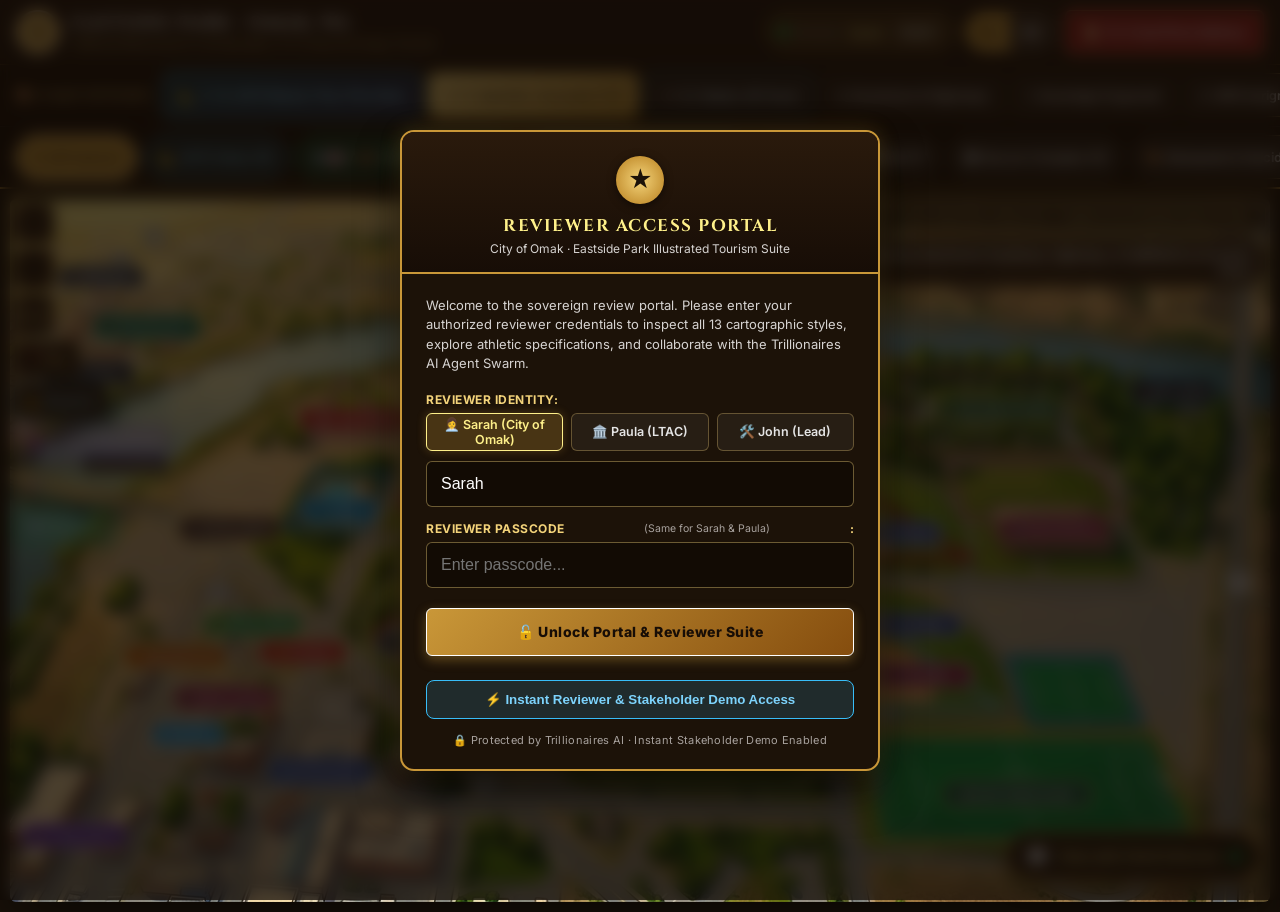
<file: index.html>
<!DOCTYPE html>
<html lang="en">
<head>
  <meta charset="UTF-8">
  <meta name="viewport" content="width=device-width, initial-scale=1.0, maximum-scale=1.0, user-scalable=no">
  <title>Eastside Park &amp; Omak Heritage Map · City of Omak</title>
  <meta name="description" content="Official illustrated cartography and living heritage portal for Eastside Park, Omak, Washington. Explores athletic ballfields, the Suicide Race course, and park namesakes.">
  
  <!-- Google Fonts: Vintage Engraved Serif & Clean UI Sans -->
  <link rel="preconnect" href="https://fonts.googleapis.com">
  <link rel="preconnect" href="https://fonts.gstatic.com" crossorigin>
  <link href="https://fonts.googleapis.com/css2?family=Cinzel:wght@500;700;900&family=Inter:wght@400;500;600;700&family=Playfair+Display:ital,wght@0,600;1,400&display=swap" rel="stylesheet">
  
  <link rel="stylesheet" href="style.css">
</head>
<body>
  <!-- Header Bar: Vintage Western Engraved Luxury -->
  <header id="masthead">
    <div class="header-inner">
      <div class="logo-group">
        <div class="crest-mark">
          <span>★</span>
        </div>
        <div>
          <h1 id="app-title">EASTSIDE PARK · OMAK, WA</h1>
          <p class="subtitle" id="app-subtitle">Official Illustrated Cartography &amp; Living Heritage Portal</p>
        </div>
      </div>

      <div class="nav-controls">
        <div class="reviewer-badge-chip" id="header-reviewer-badge" title="Active Reviewer Session">
          <span class="badge-status-dot"></span>
          <span class="badge-role">Reviewer:</span>
          <span class="badge-name" id="header-reviewer-name">Sarah</span>
          <button type="button" id="btn-switch-reviewer" class="switch-reviewer-btn" title="Switch Reviewer">Switch</button>
        </div>

        <div class="lang-switch" role="radiogroup" aria-label="Language Selector">
          <button class="lang-btn active" data-lang="en" id="btn-lang-en">EN</button>
          <button class="lang-btn" data-lang="es" id="btn-lang-es">ES</button>
        </div>

        <a href="trifold_brochure.html" target="_blank" class="action-btn print-btn" id="btn-open-trifold" title="Printable Tri-Fold Brochure Layout">
          📜 <span class="btn-text">Tri-Fold Print Edition</span>
        </a>
      </div>
    </div>

    <!-- Map Style Options Switcher Ribbon (13 High-End Designs) -->
    <div class="map-switcher-strip" role="radiogroup" aria-label="Select Cartographic Map Style">
      <span class="switcher-label">🎨 13 Map Options:</span>
      <button class="map-style-btn" data-map-id="13" id="btn-style-13" style="border-color: #38bdf8; background: linear-gradient(135deg, rgba(14, 165, 233, 0.3), rgba(30, 58, 138, 0.45)); color: #7dd3fc; font-weight: 800; box-shadow: 0 0 12px rgba(56, 189, 248, 0.35);">📐 ★ 13. 2075 Master Plan (Flat Mat)</button>
      <button class="map-style-btn active" data-map-id="11" style="border-color: #fef08a; font-weight: 800;">★ 11. Satellite-Accurate (1:1)</button>
      <button class="map-style-btn" data-map-id="12" style="border-color: #38bdf8; color: #bae6fd; font-weight: 700;">🎮 12. Roblox 3D Voxel</button>
      <button class="map-style-btn" data-map-id="3">3. Downtown &amp; Highways</button>
      <button class="map-style-btn" data-map-id="1">1. Sovereign Engraved</button>
      <button class="map-style-btn" data-map-id="2">2. WPA Serigraph</button>
      <button class="map-style-btn" data-map-id="7">7. James Niehues Trail Map</button>
      <button class="map-style-btn" data-map-id="8">8. Colville Tribal Heritage</button>
      <button class="map-style-btn" data-map-id="9">9. 1950s Road Trip Guide</button>
      <button class="map-style-btn" data-map-id="4">4. Sunset Twilight Glow</button>
      <button class="map-style-btn" data-map-id="5">5. Frontier Tooled Leather</button>
      <button class="map-style-btn" data-map-id="6">6. 1890s Panoramic Litho</button>
      <button class="map-style-btn" data-map-id="10">10. Architectural Blueprint</button>
    </div>

    <!-- Category Filter Ribbon -->
    <div class="filter-strip" role="toolbar" aria-label="Filter Park Features">
      <button class="filter-chip active" data-filter="all">★ All Features</button>
      <button class="filter-chip highlight-chip" data-filter="future-2075" style="border-color: #38bdf8; color: #7dd3fc; background: rgba(56, 189, 248, 0.15);">📐 2075 Vision (6)</button>
      <button class="filter-chip highlight-chip" data-filter="seasons" id="btn-chip-seasons" style="border-color: #10b981; color: #a7f3d0; background: rgba(16, 185, 129, 0.2); font-weight: 700;">❄️🌸☀️🍂 4 Seasons of Omak</button>
      <button class="filter-chip highlight-chip" data-filter="downtown">🏢 Downtown &amp; Highways (10)</button>
      <button class="filter-chip" data-filter="ballfields">⚾ Ballfields &amp; Softball (7)</button>
      <button class="filter-chip" data-filter="soccer">⚽ Soccer Complex (4)</button>
      <button class="filter-chip" data-filter="stampede">🐎 Stampede &amp; Suicide Race</button>
      <button class="filter-chip" data-filter="rv-culture">🏕️ RV Park &amp; Pow Wow</button>
      <button class="filter-chip" data-filter="civic">🏛️ Civic Amenities</button>
      <button class="filter-chip" data-filter="history">📜 Omak Economic Story</button>
    </div>
  </header>

  <!-- Main Viewport Layout -->
  <main id="main-viewport">
    <!-- Map Canvas Wrapper -->
    <section id="map-container" aria-label="Interactive Map of Eastside Park">
      <div class="map-hud">
        <div class="zoom-controls">
          <button id="btn-zoom-in" aria-label="Zoom In">+</button>
          <button id="btn-zoom-out" aria-label="Zoom Out">−</button>
          <button id="btn-zoom-reset" aria-label="Reset View">Reset</button>
          <button id="btn-toggle-pins" class="btn-hud-tool" title="Toggle Hotspot Pins On/Off">📍 Pins</button>
          <button id="btn-flat-mat-print" class="btn-hud-tool" title="Print / Roll Out 2075 Tabletop Blueprint" style="border-color: #38bdf8; color: #7dd3fc; font-weight: 700;">📐 Blueprint</button>
          <button id="btn-toggle-uv" class="btn-hud-tool uv-hud-btn" title="Toggle 365nm UV Blacklight Overhead Fixture" style="border-color: #a855f7; color: #d8b4fe; font-weight: 700; background: rgba(168, 85, 247, 0.15);">🟣 UV Blacklight [OFF]</button>
          <button id="btn-open-ad-deck" class="btn-hud-tool ad-hud-btn" title="View Commercial Advertising &amp; Sponsorship Deck" style="border-color: #eab308; color: #fef08a; font-weight: 700; background: rgba(234, 179, 8, 0.15);">📢 Ad Deck &amp; Rate Card</button>
          <button id="btn-open-seasons" class="btn-hud-tool seasons-hud-btn" title="4-Season Operations Matrix &amp; Year-Round Community Uses" style="border-color: #10b981; color: #6ee7b7; font-weight: 800; background: rgba(16, 185, 129, 0.2); box-shadow: 0 0 10px rgba(16, 185, 129, 0.3);">❄️ 4 Seasons</button>
        </div>
        <div class="hud-center-info">
          <div class="active-style-badge" id="active-style-badge">
            <span class="style-num">STYLE 11</span>
            <span class="style-title" id="style-title-text">Satellite-Accurate Master Survey (1:1 Match)</span>
          </div>
          <div class="hint-banner" id="map-hint">
            <span>👆 Tap any downtown business, highway, or ballfield to reveal its story</span>
          </div>
        </div>
      </div>

      <!-- Overhead Industrial 365nm Blacklight Lamp Fixture -->
      <div id="uv-overhead-fixture" class="uv-lamp-off">
        <div class="lamp-mount left"></div>
        <div class="lamp-chassis">
          <div class="lamp-tube-glow"></div>
          <div class="lamp-tube"></div>
          <div class="lamp-spec-badge">⚡ SYLVANIA 365nm HIGH-OUTPUT INDUSTRIAL UV FLUORESCENT FIXTURE · MODEL AGY-UV-75</div>
        </div>
        <div class="lamp-mount right"></div>
        <button id="btn-lamp-switch" class="lamp-pull-switch" title="Toggle 365nm UV Blacklight Overhead Lamp">
          <span class="switch-pull-cord"></span>
          <span class="switch-label">BLACKLIGHT [OFF]</span>
        </button>
      </div>

      <div id="svg-viewport-wrapper">
        <!-- Embedded High-Resolution Master Illustrated Artwork with Interactive Vector Layer -->
        <div id="svg-host">
          <svg viewBox="0 0 1376 768" width="1376" height="768" id="master-interactive-canvas">
            <!-- Master Illustrated Artwork (Swappable across 11 Options) -->
            <image id="master-map-image" href="public/map_option_11.jpg" x="0" y="0" width="1376" height="768" preserveAspectRatio="xMidYMid slice" />
            
            <!-- Interactive Pulse Pins & Hotspot Layer (1:1 Satellite Ground-Truth Alignment) -->
            <g id="interactive-overlay-pins">
              <!-- =================================================== -->
              <!-- EASTSIDE PARK ATHLETIC DIAMONDS & RECREATION       -->
              <!-- =================================================== -->

              <!-- 1. Joe Robbins Field (Northwest Riverbank, Pink Triangle) -->
              <g id="field-joe-robbins" class="map-pin" transform="translate(380, 240)">
                <rect x="-65" y="-13" width="130" height="26" rx="13" fill="#b91c1c" stroke="#ffffff" stroke-width="2" />
                <text x="0" y="4" text-anchor="middle" font-family="'Inter', sans-serif" font-size="9.5" font-weight="bold" fill="#ffffff">⚾ 1. JOE ROBBINS</text>
              </g>

              <!-- Omak Municipal Swimming Pool (Directly South of Joe Robbins, Blue Rectangle) -->
              <g id="omak-pool" class="map-pin" transform="translate(360, 340)">
                <rect x="-42" y="-13" width="84" height="26" rx="13" fill="#0284c7" stroke="#ffffff" stroke-width="2" />
                <text x="0" y="4" text-anchor="middle" font-family="'Inter', sans-serif" font-size="9.5" font-weight="bold" fill="#ffffff">🏊 POOL</text>
              </g>

              <!-- 2. John Pock Field (Across from the Pool in Center-West Green) -->
              <g id="field-john-pock" class="map-pin" transform="translate(485, 330)">
                <rect x="-60" y="-13" width="120" height="26" rx="13" fill="#b91c1c" stroke="#ffffff" stroke-width="2" />
                <text x="0" y="4" text-anchor="middle" font-family="'Inter', sans-serif" font-size="9.5" font-weight="bold" fill="#ffffff">⚾ 2. JOHN POCK</text>
              </g>

              <!-- Tennis & Pickleball Courts (South of Pool, Yellow Square) -->
              <g id="tennis-courts" class="map-pin" transform="translate(485, 430)">
                <rect x="-56" y="-13" width="112" height="26" rx="13" fill="#ca8a04" stroke="#ffffff" stroke-width="2" />
                <text x="0" y="4" text-anchor="middle" font-family="'Inter', sans-serif" font-size="9" font-weight="bold" fill="#ffffff">🎾 TENNIS COURTS</text>
              </g>

              <!-- Skate Park (Directly South of Tennis Courts, Red Oval) -->
              <g id="skate-park" class="map-pin" transform="translate(450, 485)">
                <rect x="-48" y="-13" width="96" height="26" rx="13" fill="#334155" stroke="#ffffff" stroke-width="2" />
                <text x="0" y="4" text-anchor="middle" font-family="'Inter', sans-serif" font-size="9" font-weight="bold" fill="#ffffff">🛹 SKATE PARK</text>
              </g>

              <!-- Omak Stampede Rodeo Arena (North Riverbank, Purple Polygon) -->
              <g id="stampede-arena" class="map-pin" transform="translate(740, 215)">
                <rect x="-72" y="-14" width="144" height="28" rx="14" fill="#7f1d1d" stroke="#f3d37a" stroke-width="2.5" />
                <text x="0" y="4" text-anchor="middle" font-family="'Inter', sans-serif" font-size="10" font-weight="bold" fill="#ffffff">🐎 STAMPEDE ARENA</text>
              </g>

              <!-- Suicide Hill Race Course & Plunge (Across River, North Bluff) -->
              <g id="hotspot-suicide-hill" class="map-pin" transform="translate(730, 95)">
                <rect x="-68" y="-13" width="136" height="26" rx="13" fill="#991b1b" stroke="#f3d37a" stroke-width="2" />
                <text x="0" y="4" text-anchor="middle" font-family="'Inter', sans-serif" font-size="9.5" font-weight="bold" fill="#ffffff">🏁 SUICIDE HILL RACE</text>
              </g>

              <!-- Carl Precht Memorial RV Park (Northeast River Loop, Brown Rectangle) -->
              <g id="rv-carl-precht" class="map-pin" transform="translate(1080, 230)">
                <rect x="-68" y="-13" width="136" height="26" rx="13" fill="#14532d" stroke="#f3d37a" stroke-width="2" />
                <text x="0" y="4" text-anchor="middle" font-family="'Inter', sans-serif" font-size="9" font-weight="bold" fill="#ffffff">🏕️ CARL PRECHT RV PARK</text>
              </g>

              <!-- Colville Encampment & Pow Wow Grounds (River Grove) -->
              <g id="colville-powwow" class="map-pin" transform="translate(900, 235)">
                <rect x="-56" y="-13" width="112" height="26" rx="13" fill="#78350f" stroke="#f3d37a" stroke-width="2" />
                <text x="0" y="4" text-anchor="middle" font-family="'Inter', sans-serif" font-size="9" font-weight="bold" fill="#ffffff">🪶 POW WOW ARBOR</text>
              </g>

              <!-- Historic Dance Pavilion (Southeast of RV Park, Pink Rectangle) -->
              <g id="dance-pavilion" class="map-pin" transform="translate(1140, 360)">
                <rect x="-60" y="-13" width="120" height="26" rx="13" fill="#831843" stroke="#f3d37a" stroke-width="2" />
                <text x="0" y="4" text-anchor="middle" font-family="'Inter', sans-serif" font-size="9.5" font-weight="bold" fill="#ffffff">🏛️ DANCE PAVILION</text>
              </g>

              <!-- 3. Ross McCormick Field (West of Pavilion, High School Varsity, Red Triangle) -->
              <g id="field-ross-mccormick" class="map-pin" transform="translate(950, 365)">
                <rect x="-68" y="-13" width="136" height="26" rx="13" fill="#1e3a8a" stroke="#ffffff" stroke-width="2" />
                <text x="0" y="4" text-anchor="middle" font-family="'Inter', sans-serif" font-size="9.5" font-weight="bold" fill="#ffffff">⚾ 3. ROSS McCORMICK</text>
              </g>

              <!-- 4. Jack Rowe Field (Tournament Multi-Use Diamond) -->
              <g id="field-jack-rowe" class="map-pin" transform="translate(980, 465)">
                <rect x="-60" y="-13" width="120" height="26" rx="13" fill="#1e3a8a" stroke="#ffffff" stroke-width="2" />
                <text x="0" y="4" text-anchor="middle" font-family="'Inter', sans-serif" font-size="9" font-weight="bold" fill="#ffffff">⚾ 4. JACK ROWE</text>
              </g>

              <!-- 5. Shirley Bowden Field (Fastpitch Softball, Orange Triangle) -->
              <g id="field-shirley-bowden" class="map-pin" transform="translate(790, 490)">
                <rect x="-65" y="-13" width="130" height="26" rx="13" fill="#831843" stroke="#ffffff" stroke-width="2" />
                <text x="0" y="4" text-anchor="middle" font-family="'Inter', sans-serif" font-size="9.5" font-weight="bold" fill="#ffffff">🥎 5. SHIRLEY BOWDEN</text>
              </g>

              <!-- 6. Stephanie Buchanon Field (Varsity Softball, Light Blue Triangle) -->
              <g id="field-stephanie-buchanon" class="map-pin" transform="translate(980, 520)">
                <rect x="-72" y="-13" width="144" height="26" rx="13" fill="#831843" stroke="#ffffff" stroke-width="2" />
                <text x="0" y="4" text-anchor="middle" font-family="'Inter', sans-serif" font-size="9" font-weight="bold" fill="#ffffff">🥎 6. S. BUCHANON</text>
              </g>

              <!-- North Omak Soccer Complex (South Boundary, Large Yellow Rectangle) -->
              <g id="soccer-complex" class="map-pin" transform="translate(1100, 650)">
                <rect x="-82" y="-14" width="164" height="28" rx="14" fill="#064e3b" stroke="#f3d37a" stroke-width="2" />
                <text x="0" y="4" text-anchor="middle" font-family="'Inter', sans-serif" font-size="9.5" font-weight="bold" fill="#ffffff">⚽ NORTH OMAK SOCCER</text>
              </g>

              <!-- River Boat Launch (River Loop near RV Park) -->
              <g id="boat-launch" class="map-pin" transform="translate(1270, 210)">
                <rect x="-48" y="-13" width="96" height="26" rx="13" fill="#0f172a" stroke="#38bdf8" stroke-width="1.8" />
                <text x="0" y="4" text-anchor="middle" font-family="'Inter', sans-serif" font-size="9" font-weight="bold" fill="#ffffff">🚤 BOAT LAUNCH</text>
              </g>

              <!-- Central Ave Bridge Crossing into Downtown -->
              <g id="visitor-center" class="map-pin" transform="translate(240, 360)">
                <rect x="-56" y="-13" width="112" height="26" rx="13" fill="#3e2723" stroke="#f3d37a" stroke-width="1.8" />
                <text x="0" y="4" text-anchor="middle" font-family="'Inter', sans-serif" font-size="9" font-weight="bold" fill="#ffffff">🌉 CENTRAL BRIDGE</text>
              </g>

              <!-- =================================================== -->
              <!-- DOWNTOWN OMAK BUSINESSES & HIGHWAY ARTERIALS (LEFT) -->
              <!-- =================================================== -->
              <!-- Mirage Theater (Historic Art Deco Neon Cinema) -->
              <g id="biz-mirage-theater" class="map-pin downtown-pin" transform="translate(235, 545)">
                <rect x="-56" y="-13" width="112" height="26" rx="13" fill="#831843" stroke="#f3d37a" stroke-width="2" />
                <text x="0" y="4" text-anchor="middle" font-family="'Inter', sans-serif" font-size="9" font-weight="bold" fill="#ffffff">🎬 MIRAGE THEATER</text>
              </g>

              <!-- Breadline Cafe (Legendary Scratch Bakery & Cafe) -->
              <g id="biz-breadline-cafe" class="map-pin downtown-pin" transform="translate(180, 500)">
                <rect x="-56" y="-13" width="112" height="26" rx="13" fill="#b45309" stroke="#fef08a" stroke-width="2" />
                <text x="0" y="4" text-anchor="middle" font-family="'Inter', sans-serif" font-size="9" font-weight="bold" fill="#ffffff">🥖 BREADLINE CAFE</text>
              </g>

              <!-- Magoo's Diner & Sports Bar -->
              <g id="biz-magoos-diner" class="map-pin downtown-pin" transform="translate(265, 465)">
                <rect x="-54" y="-13" width="108" height="26" rx="13" fill="#15803d" stroke="#fef08a" stroke-width="2" />
                <text x="0" y="4" text-anchor="middle" font-family="'Inter', sans-serif" font-size="9" font-weight="bold" fill="#ffffff">🍔 MAGOO'S DINER</text>
              </g>

              <!-- El Patron Mexican Restaurant -->
              <g id="biz-el-patron" class="map-pin downtown-pin" transform="translate(320, 495)">
                <rect x="-48" y="-13" width="96" height="26" rx="13" fill="#b91c1c" stroke="#fef08a" stroke-width="2" />
                <text x="0" y="4" text-anchor="middle" font-family="'Inter', sans-serif" font-size="9" font-weight="bold" fill="#ffffff">🌮 EL PATRON</text>
              </g>

              <!-- Omak Chamber & Visitor Information Center -->
              <g id="biz-chamber-vic" class="map-pin downtown-pin" transform="translate(340, 625)">
                <rect x="-56" y="-13" width="112" height="26" rx="13" fill="#1e3a8a" stroke="#60a5fa" stroke-width="2" />
                <text x="0" y="4" text-anchor="middle" font-family="'Inter', sans-serif" font-size="8.5" font-weight="bold" fill="#ffffff">ℹ️ VISITOR CENTER</text>
              </g>

              <!-- Best Western Plus Peppertree Inn (Lodging Tax Partner) -->
              <g id="biz-peppertree-inn" class="map-pin downtown-pin" transform="translate(150, 140)">
                <rect x="-58" y="-13" width="116" height="26" rx="13" fill="#065f46" stroke="#a7f3d0" stroke-width="2" />
                <text x="0" y="4" text-anchor="middle" font-family="'Inter', sans-serif" font-size="8.5" font-weight="bold" fill="#ffffff">🏨 PEPPERTREE INN</text>
              </g>

              <!-- Omak Inn -->
              <g id="biz-omak-inn" class="map-pin downtown-pin" transform="translate(100, 85)">
                <rect x="-48" y="-13" width="96" height="26" rx="13" fill="#374151" stroke="#f3d37a" stroke-width="1.8" />
                <text x="0" y="4" text-anchor="middle" font-family="'Inter', sans-serif" font-size="8.5" font-weight="bold" fill="#ffffff">🏨 OMAK INN</text>
              </g>

              <!-- 12 Tribes Colville Casino & Hotel Resort -->
              <g id="biz-12-tribes-resort" class="map-pin downtown-pin" transform="translate(70, 695)">
                <rect x="-58" y="-13" width="116" height="26" rx="13" fill="#4c1d95" stroke="#e9d5ff" stroke-width="2" />
                <text x="0" y="4" text-anchor="middle" font-family="'Inter', sans-serif" font-size="8.5" font-weight="bold" fill="#ffffff">🎰 12 TRIBES RESORT</text>
              </g>

              <!-- Highway US-97 Corridor (Major North/South Arterial) -->
              <g id="hwy-us97" class="map-pin downtown-pin" transform="translate(85, 190)">
                <rect x="-50" y="-13" width="100" height="26" rx="6" fill="#111827" stroke="#ffffff" stroke-width="2" />
                <text x="0" y="4" text-anchor="middle" font-family="'Inter', sans-serif" font-size="9" font-weight="bold" fill="#ffffff">🛣️ US-97 NORTH</text>
              </g>

              <!-- Highway SR-215 Scenic Corridor -->
              <g id="hwy-sr215" class="map-pin downtown-pin" transform="translate(125, 290)">
                <rect x="-46" y="-12" width="92" height="24" rx="6" fill="#1f2937" stroke="#93c5fd" stroke-width="1.8" />
                <text x="0" y="4" text-anchor="middle" font-family="'Inter', sans-serif" font-size="8.5" font-weight="bold" fill="#ffffff">🛣️ SR-215 BYPASS</text>
              </g>

              <!-- Downtown Designated Visitor Parking Plazas -->
              <g id="downtown-parking" class="map-pin downtown-pin" transform="translate(195, 585)">
                <rect x="-40" y="-12" width="80" height="24" rx="12" fill="#0284c7" stroke="#ffffff" stroke-width="1.8" />
                <text x="0" y="4" text-anchor="middle" font-family="'Inter', sans-serif" font-size="8.5" font-weight="bold" fill="#ffffff">🅿️ PARKING</text>
              </g>

              <!-- =================================================== -->
              <!-- 2075 GENERATIONAL MASTER PLAN (TACTICAL FLAT MAT)   -->
              <!-- =================================================== -->
              <g id="pins-future-2075" class="style-specific-pins" style="display: none;">
                <!-- Zone I: Stampede Amphitheater & All-Weather Arena -->
                <g id="zone-2075-arena" class="map-pin future-pin" transform="translate(240, 240)">
                  <rect x="-86" y="-15" width="172" height="30" rx="15" fill="#0369a1" stroke="#38bdf8" stroke-width="2.5" />
                  <text x="0" y="5" text-anchor="middle" font-family="'Inter', sans-serif" font-size="9.5" font-weight="bold" fill="#ffffff">🐎 2075 COVERED ARENA</text>
                </g>

                <!-- Zone II: Colville Sovereign Cultural Arbor -->
                <g id="zone-2075-arbor" class="map-pin future-pin" transform="translate(560, 240)">
                  <rect x="-86" y="-15" width="172" height="30" rx="15" fill="#78350f" stroke="#f59e0b" stroke-width="2.5" />
                  <text x="0" y="5" text-anchor="middle" font-family="'Inter', sans-serif" font-size="9" font-weight="bold" fill="#ffffff">🪶 COLVILLE SOVEREIGN ARBOR</text>
                </g>

                <!-- Zone III: Okanogan Riverwalk Suspension Footbridge -->
                <g id="zone-2075-footbridge" class="map-pin future-pin" transform="translate(740, 390)">
                  <rect x="-92" y="-15" width="184" height="30" rx="15" fill="#0f766e" stroke="#2dd4bf" stroke-width="2.5" />
                  <text x="0" y="5" text-anchor="middle" font-family="'Inter', sans-serif" font-size="9" font-weight="bold" fill="#ffffff">🌉 RIVERWALK SUSPENSION SPAN</text>
                </g>

                <!-- Zone IV: Clean PUD Hydro AgTech Maker Guild -->
                <g id="zone-2075-maker" class="map-pin future-pin" transform="translate(420, 620)">
                  <rect x="-90" y="-15" width="180" height="30" rx="15" fill="#1e3a8a" stroke="#60a5fa" stroke-width="2.5" />
                  <text x="0" y="5" text-anchor="middle" font-family="'Inter', sans-serif" font-size="9" font-weight="bold" fill="#ffffff">⚡ CLEAN PUD AGTECH GUILD</text>
                </g>

                <!-- Zone V: Wildfire Defense & Resiliency Command Hub -->
                <g id="zone-2075-resiliency" class="map-pin future-pin" transform="translate(680, 620)">
                  <rect x="-90" y="-15" width="180" height="30" rx="15" fill="#991b1b" stroke="#f87171" stroke-width="2.5" />
                  <text x="0" y="5" text-anchor="middle" font-family="'Inter', sans-serif" font-size="9" font-weight="bold" fill="#ffffff">🛡️ WILDFIRE RESILIENCY HUB</text>
                </g>

                <!-- Zone VI: Suicide Hill Historical Overlook & Mountain Trail -->
                <g id="zone-2075-suicide-hill" class="map-pin future-pin" transform="translate(940, 240)">
                  <rect x="-86" y="-15" width="172" height="30" rx="15" fill="#854d0e" stroke="#facc15" stroke-width="2.5" />
                  <text x="0" y="5" text-anchor="middle" font-family="'Inter', sans-serif" font-size="9" font-weight="bold" fill="#ffffff">🏁 SUICIDE HILL OVERLOOK</text>
                </g>

                <!-- 4 CORNER INTERACTIVE ADVERTISING & NAVIGATION QR HUBS -->
                <!-- Top-Left: 3D Valley Mobile Tour -->
                <g id="qr-hud-3d" class="qr-pin-group" transform="translate(62, 60)" style="cursor: pointer;">
                  <rect x="-42" y="-42" width="84" height="84" rx="10" fill="#0b1329" stroke="#38bdf8" stroke-width="2" />
                  <image href="public/qr/qr_3d_valley_tour.svg" x="-32" y="-32" width="64" height="64" />
                  <rect x="-50" y="44" width="100" height="18" rx="9" fill="#0284c7" stroke="#ffffff" stroke-width="1.2" />
                  <text x="0" y="56" text-anchor="middle" font-family="'Inter', sans-serif" font-size="8" font-weight="bold" fill="#ffffff">📱 3D VALLEY TOUR</text>
                </g>

                <!-- Top-Right: Stampede Arena VIP Tickets -->
                <g id="qr-hud-stampede" class="qr-pin-group" transform="translate(1314, 60)" style="cursor: pointer;">
                  <rect x="-42" y="-42" width="84" height="84" rx="10" fill="#0b1329" stroke="#f59e0b" stroke-width="2" />
                  <image href="public/qr/qr_stampede_arena.svg" x="-32" y="-32" width="64" height="64" />
                  <rect x="-52" y="44" width="104" height="18" rx="9" fill="#d97706" stroke="#ffffff" stroke-width="1.2" />
                  <text x="0" y="56" text-anchor="middle" font-family="'Inter', sans-serif" font-size="8" font-weight="bold" fill="#ffffff">🎟️ VIP TICKETS &amp; ARENA</text>
                </g>

                <!-- Bottom-Left: 2075 Generational Blueprint & Civic Whitepaper -->
                <g id="qr-hud-blueprint" class="qr-pin-group" transform="translate(62, 695)" style="cursor: pointer;">
                  <rect x="-42" y="-42" width="84" height="84" rx="10" fill="#0b1329" stroke="#22c55e" stroke-width="2" />
                  <image href="public/qr/qr_2075_blueprint.svg" x="-32" y="-32" width="64" height="64" />
                  <rect x="-52" y="-56" width="104" height="18" rx="9" fill="#15803d" stroke="#ffffff" stroke-width="1.2" />
                  <text x="0" y="-44" text-anchor="middle" font-family="'Inter', sans-serif" font-size="8" font-weight="bold" fill="#ffffff">📄 2075 WHITEPAPER</text>
                </g>

                <!-- Bottom-Right: Commercial Advertising Rate Card -->
                <g id="qr-hud-ratecard" class="qr-pin-group" transform="translate(1314, 695)" style="cursor: pointer;">
                  <rect x="-42" y="-42" width="84" height="84" rx="10" fill="#0b1329" stroke="#eab308" stroke-width="2.2" />
                  <image href="public/qr/qr_ad_ratecard.svg" x="-32" y="-32" width="64" height="64" />
                  <rect x="-56" y="-56" width="112" height="18" rx="9" fill="#ca8a04" stroke="#ffffff" stroke-width="1.2" />
                  <text x="0" y="-44" text-anchor="middle" font-family="'Inter', sans-serif" font-size="8" font-weight="bold" fill="#ffffff">📢 ADVERTISE ON MAT</text>
                </g>
              </g>
            </g>
          </svg>
        </div>
      </div>
    </section>

    <!-- Side / Slide-Up Heritage Drawer -->
    <aside id="heritage-drawer" class="drawer-closed" aria-labelledby="drawer-title" aria-hidden="true">
      <div class="drawer-handle" id="drawer-toggle-bar">
        <span class="handle-pill"></span>
      </div>

      <div class="drawer-header">
        <span class="drawer-badge" id="drawer-category">ATHLETIC BALLFIELD</span>
        <button class="close-drawer" id="btn-close-drawer" aria-label="Close details">✕</button>
      </div>

      <div class="drawer-body" id="drawer-content">
        <h2 id="drawer-title" class="font-serif">Select a Field or Facility</h2>
        <div class="drawer-meta" id="drawer-meta">
          <span class="meta-tag" id="meta-location">Eastside Park</span>
          <span class="meta-tag" id="meta-type">Civic Asset</span>
        </div>

        <!-- Audio Player Widget -->
        <div class="audio-history-card" id="audio-history-card">
          <div class="audio-info">
            <span class="audio-icon">🎙️</span>
            <div>
              <div class="audio-headline" id="audio-title">45-Second Oral History</div>
              <div class="audio-subtext" id="audio-speaker">Narrated by The Okanogan Chronicler</div>
            </div>
          </div>
          <button class="audio-play-btn" id="btn-play-audio" aria-label="Play narration">
            <span id="play-icon">▶</span> <span id="play-text">Listen (Audio)</span>
          </button>
        </div>

        <div class="drawer-narrative">
          <h3 class="section-label" id="label-naming">Who It's Named After &amp; History</h3>
          <p id="drawer-bio" class="bio-text">
            Explore the 77-acre expanse of Eastside Park. Tap on Joe Robbins Field, John Pock Field, Ross McCormick Field, Jack Rowe Field, Shirley Bowden Field, Stephanie Buchanon Field, or Carl Precht Memorial RV Park to learn about the pioneer leaders behind the names.
          </p>

          <h3 class="section-label" id="label-specs">Facility Specifications &amp; Amenities</h3>
          <ul id="drawer-specs" class="specs-list">
            <li><strong>Location:</strong> East of Okanogan River, Colville Indian Reservation</li>
            <li><strong>Dedicated:</strong> City of Omak Public Recreation Facility</li>
            <li><strong>Tournament Bookings:</strong> City of Omak (509) 826-1170</li>
          </ul>

          <!-- Commercial Advertising & Dynamic Phone QR Card -->
          <div class="commercial-sponsor-card" id="drawer-sponsor-card">
            <div class="sponsor-card-head">
              <span class="sponsor-shield">⭐</span>
              <div>
                <span class="sponsor-tier-badge" id="sponsor-tier-badge">2075 COMMERCIAL PARTNER</span>
                <div class="sponsor-metrics" id="sponsor-metrics">Est. 42,000+ Annual Rodeo &amp; Tourney Foot Traffic</div>
              </div>
            </div>
            <div class="sponsor-qr-body">
              <div class="sponsor-qr-wrapper">
                <img id="sponsor-dynamic-qr" src="public/qr/qr_ad_ratecard.svg" alt="Scan QR Code" width="76" height="76">
                <span class="qr-scan-label">Scan Phone</span>
              </div>
              <div class="sponsor-details">
                <h4 id="sponsor-headline">Mobile Navigation &amp; Sponsor Perks</h4>
                <p id="sponsor-desc">Point phone camera to scan live coupons, tournament schedules, or reserve facilities directly.</p>
                <button type="button" class="sponsor-inquire-btn" id="btn-inquire-sponsor">📢 Sponsor This Space / Rate Card</button>
              </div>
            </div>
          </div>

          <div class="ltac-callout">
            <span class="ltac-shield">🏛️</span>
            <p>
              <strong>Funded by Municipal Lodging Tax (RCW 67.28):</strong> Reinvesting Hotel-Motel tourism revenues directly into Omak's historic park infrastructure.
            </p>
          </div>
        </div>
      </div>
    </aside>
  </main>

  <!-- Modal: The Omak Economic Transition (Mining -> Timber -> Orchard -> Tourism) -->
  <div id="history-modal" class="modal-backdrop" aria-hidden="true" style="display: none;">
    <div class="modal-card" role="dialog" aria-labelledby="modal-hist-title">
      <div class="modal-header">
        <h2 id="modal-hist-title" class="font-serif">The Evolution of Omak: 1888 to Today</h2>
        <button class="modal-close-btn" id="btn-close-hist">✕</button>
      </div>
      <div class="modal-content">
        <p class="lead-quote">
          <em>"From the silver picks of the Okanogan Highlands to the buzzing timber saws of Biles-Coleman, to the golden rows of apple orchards—and now, the welcoming frontier of outdoor recreation, cultural heritage, and world-class tourism."</em>
        </p>

        <div class="timeline-stepper">
          <div class="step-card">
            <div class="step-badge">1888–1910</div>
            <h3>1. The Mining Frontier</h3>
            <p>Before Omak was incorporated, silver and lead rushes boomed in nearby Ruby City and Conconully. Prospectors and traders forged the very trails that became the wagon roads and river crossings of Central Washington.</p>
          </div>

          <div class="step-card">
            <div class="step-badge">1921–1970</div>
            <h3>2. Timber &amp; The Biles-Coleman Mill</h3>
            <p>J.C. Biles and Nate Coleman founded the monumental Biles-Coleman Lumber Company in Omak in 1921. It was one of the largest pine remanufacturing plants in the world, bringing the railroad, thousands of family jobs, and civic growth.</p>
          </div>

          <div class="step-card">
            <div class="step-badge">1930–2010</div>
            <h3>3. World Apple &amp; Orchard Capital</h3>
            <p>With federal irrigation projects feeding the Okanogan basin, thousands of fertile acres transformed into world-renowned Red Delicious, Golden Delicious, and cherry orchards. Packing houses and cold storage facilities lined the riverbanks.</p>
          </div>

          <div class="step-card highlight">
            <div class="step-badge">Today &amp; Beyond</div>
            <h3>4. Cultural &amp; Outdoor Tourism Era</h3>
            <p>As global agricultural markets shifted, Omak embraced its true sovereign calling: a premier Pacific Northwest destination. With the legendary Omak Stampede, the Colville Indian Encampment, regional soccer/baseball invitationals, the Okanogan River, and Hotel-Motel Tax reinvestment, Omak has become the cultural heart of the valley.</p>
          </div>
        </div>

        <div class="modal-footer-box">
          <p><strong>Commissioned by:</strong> City of Omak Tourism &amp; Lodging Tax Advisory Committee (LTAC)</p>
          <p><strong>Architectural &amp; Cartographic Design:</strong> Trillionaires AI</p>
        </div>
      </div>
    </div>
  </div>

  <!-- Modal: 2075 Commercial Advertising & Sponsorship Deck -->
  <div id="ad-deck-modal" class="modal-backdrop" aria-hidden="true" style="display: none;">
    <div class="modal-card ad-deck-card" role="dialog" aria-labelledby="modal-ad-title">
      <div class="modal-header ad-deck-header">
        <div>
          <span class="ad-top-tag">OMAK ECONOMIC ENGINE &amp; TOURISM REINVESTMENT</span>
          <h2 id="modal-ad-title" class="font-serif">📢 2075 Flat Mat · Commercial Advertising &amp; Sponsorship Deck</h2>
        </div>
        <button class="modal-close-btn" id="btn-close-ad-deck">✕</button>
      </div>
      <div class="modal-content ad-deck-content">
        <p class="lead-quote">
          <em>"Connect your business with over 52,000 annual Omak Stampede attendees, regional baseball/softball tournament families, Colville tribal pow wow visitors, and outdoor travelers on the US-97 corridor."</em>
        </p>

        <div class="ad-metrics-strip">
          <div class="metric-box">
            <span class="metric-num">52,000+</span>
            <span class="metric-lbl">Annual Park &amp; Arena Foot Traffic</span>
          </div>
          <div class="metric-box">
            <span class="metric-num">18,500</span>
            <span class="metric-lbl">US-97 Daily Vehicle Passes</span>
          </div>
          <div class="metric-box">
            <span class="metric-num">365nm</span>
            <span class="metric-lbl">UV Fluorescent Night-Glow Visibility</span>
          </div>
          <div class="metric-box">
            <span class="metric-num">100%</span>
            <span class="metric-lbl">Local Lodging Tax Reinvestment</span>
          </div>
        </div>

        <div class="ad-tiers-grid">
          <!-- Tier 1 -->
          <div class="ad-tier-card premium-tier">
            <div class="ad-tier-badge">TIER I · TITLE ANCHOR</div>
            <h3>Valley Cornerstone Sponsor</h3>
            <div class="tier-price">$5,000 <span>/ Annual Term</span></div>
            <p class="tier-summary">Exclusive marquee placement for major regional employers, financial institutions, utilities, and tribal enterprises.</p>
            <ul class="tier-perks">
              <li>✓ <strong>Tabletop Perimeter Billboard:</strong> 8" x 3" prominent logo print on heavy-duty physical vinyl Flat Mats distributed to City Council, County Commissioners &amp; LTAC.</li>
              <li>✓ <strong>365nm UV Phosphor Ink:</strong> Brand logo printed in luminous fluorescent ink that blazes under overhead blacklight lamps during evening planning.</li>
              <li>✓ <strong>Interactive Portal Anchor:</strong> Dedicated SVG vector pin with gold glowing drop-shadow on interactive web map.</li>
              <li>✓ <strong>Custom Audio Story Narration:</strong> 45-second professional brand history produced and narrated in the living digital portal.</li>
              <li>✓ <strong>Dedicated Scannable QR Code:</strong> Custom direct link to sponsor VIP promotions, careers, or booking engine.</li>
            </ul>
            <button class="action-btn tier-select-btn" data-tier="Cornerstone Title ($5,000)">Inquire for Title Slot</button>
          </div>

          <!-- Tier 2 -->
          <div class="ad-tier-card gold-tier">
            <div class="ad-tier-badge">TIER II · ZONE PARTNER</div>
            <h3>Facility &amp; Complex Partner</h3>
            <div class="tier-price">$1,850 <span>/ Annual Term</span></div>
            <p class="tier-summary">Ideal for outdoor outfitters, auto dealers, hospitality groups, and regional contractors seeking sports &amp; rodeo families.</p>
            <ul class="tier-perks">
              <li>✓ <strong>Zone Naming Placement:</strong> Brand integration on Stampede Arena, Soccer Complex, or Ballfields Cluster.</li>
              <li>✓ <strong>High-Contrast Flat Mat Placement:</strong> 4" x 2" color emblem on high-res tabletop mats.</li>
              <li>✓ <strong>Digital Pin Hotspot:</strong> Interactive badge on digital portal with phone-scannable QR promo card.</li>
              <li>✓ <strong>Tournament Program Inclusion:</strong> Featured link on mobile tournament schedules and RV park guides.</li>
            </ul>
            <button class="action-btn tier-select-btn" data-tier="Zone Partner ($1,850)">Inquire for Zone Slot</button>
          </div>

          <!-- Tier 3 -->
          <div class="ad-tier-card merchant-tier">
            <div class="ad-tier-badge">TIER III · DOWNTOWN MERCHANT</div>
            <h3>Main Street Merchant Pin</h3>
            <div class="tier-price">$650 <span>/ Annual Term</span></div>
            <p class="tier-summary">Targeted visitor acquisition for downtown Omak restaurants, retail shops, bakeries, cafes, and hotels.</p>
            <ul class="tier-perks">
              <li>✓ <strong>Downtown Strip Interactive Pin:</strong> Direct placement along US-97 and SR-215 downtown strip.</li>
              <li>✓ <strong>Scannable Mobile Coupon:</strong> Dynamic QR code in digital drawer routing GPS directions and discount offers to visitors' smartphones.</li>
              <li>✓ <strong>Directory Listing:</strong> Permanent inclusion in Tri-Fold Print Brochure and digital directory.</li>
            </ul>
            <button class="action-btn tier-select-btn" data-tier="Downtown Merchant ($650)">Inquire for Merchant Pin</button>
          </div>
        </div>

        <div class="ad-booking-box">
          <div class="booking-info">
            <h4>Reserve Your 2075 Mat Placement</h4>
            <p>Contact <strong>City of Omak Tourism &amp; LTAC</strong> or John Mournahan directly to confirm advertising space for the 2026–2027 season.</p>
            <div class="booking-contacts">
              <span>📞 (509) 826-1170</span>
              <span>📧 tourism@omakcity.com</span>
              <span>📍 City of Omak City Hall · 2 N Main St, Omak, WA 98841</span>
            </div>
          </div>
        </div>
      </div>
    </div>
  </div>

  <!-- Modal: The 4 Seasons of Omak Municipal Operations & 2075 Year-Round Recreation -->
  <div id="seasons-modal" class="modal-backdrop" aria-hidden="true" style="display: none;">
    <div class="modal-card seasons-card" role="dialog" aria-labelledby="modal-seasons-title">
      <div class="modal-header seasons-modal-header">
        <div>
          <span class="seasons-top-tag">OMAK 50-YEAR CIVIC STRATEGY · 2026–2075</span>
          <h2 id="modal-seasons-title" class="font-serif">❄️🌸☀️🍂 The 4 Seasons of Omak: Eastside Park Year-Round Operations</h2>
          <p class="seasons-subtitle">Engineered for 1960–1990 civic operators: Transforming seasonal downtime into a continuous 365-day municipal economic engine.</p>
        </div>
        <button class="modal-close-btn" id="btn-close-seasons">✕</button>
      </div>

      <div class="seasons-nav-ribbon" role="tablist">
        <button class="season-tab-btn active" data-season="spring" id="tab-season-spring" role="tab" aria-selected="true">
          <span class="tab-icon">🌸</span>
          <span class="tab-text">
            <strong>Spring (Mar–May)</strong>
            <small>Freshet &amp; Opening Day</small>
          </span>
        </button>
        <button class="season-tab-btn" data-season="summer" id="tab-season-summer" role="tab" aria-selected="false">
          <span class="tab-icon">☀️</span>
          <span class="tab-text">
            <strong>Summer (Jun–Aug)</strong>
            <small>Stampede &amp; High Heat</small>
          </span>
        </button>
        <button class="season-tab-btn" data-season="fall" id="tab-season-fall" role="tab" aria-selected="false">
          <span class="tab-icon">🍂</span>
          <span class="tab-text">
            <strong>Fall (Sep–Nov)</strong>
            <small>Harvest &amp; Hunter Staging</small>
          </span>
        </button>
        <button class="season-tab-btn" data-season="winter" id="tab-season-winter" role="tab" aria-selected="false">
          <span class="tab-icon">❄️</span>
          <span class="tab-text">
            <strong>Winter (Dec–Feb)</strong>
            <small>Loup Basecamp &amp; Ice Arena</small>
          </span>
        </button>
      </div>

      <div class="modal-content seasons-modal-content">
        <!-- SPRING PANEL -->
        <div class="season-panel active" id="panel-season-spring" role="tabpanel">
          <div class="season-metrics-bar spring-metrics">
            <div class="s-metric"><span class="m-val">28°F – 74°F</span><span class="m-lbl">Spring Temperatures</span></div>
            <div class="s-metric"><span class="m-val">12,000+ CFS</span><span class="m-lbl">River Spring Freshet</span></div>
            <div class="s-metric"><span class="m-val">April 1st</span><span class="m-lbl">Carl Precht RV De-Winterize</span></div>
            <div class="s-metric"><span class="m-val">Opening Day</span><span class="m-lbl">Little League &amp; NCW Soccer</span></div>
          </div>

          <div class="season-two-col">
            <div class="season-col">
              <h3>🏟️ Active Facilities &amp; Public Works</h3>
              <ul class="season-feature-list">
                <li><strong>Carl Precht RV Park:</strong> Systems repressurized on April 1st; water mains tested and 68 full-hookup sites activated for spring tourists and snowbird migrations.</li>
                <li><strong>Youth Diamonds (Joe Robbins &amp; John Pock):</strong> Infield conditioning, batting cage netting re-hung, Little League Majors/Minors opening jamborees.</li>
                <li><strong>Tournament Fields (Ross McCormick &amp; Jack Rowe):</strong> High school Pioneers varsity baseball and fastpitch tournament hosting.</li>
                <li><strong>NCW United Soccer Complex:</strong> 4 regulation grass pitches host regional spring cups drawing teams from Wenatchee, Chelan, and Brewster.</li>
                <li><strong>River Levee Trail:</strong> Cleared of winter debris for community walking, jogging, and river watch during peak runoff.</li>
              </ul>
            </div>

            <div class="season-col">
              <h3>🎉 Community Events &amp; Downtown Multiplier</h3>
              <ul class="season-feature-list">
                <li><strong>Little League Opening Parade:</strong> 300+ youth athletes march across the Central Avenue Bridge from downtown Omak to Eastside Park.</li>
                <li><strong>Spring Blossom 5K/10K:</strong> Community run winding through riverbank cottonwoods during orchard bloom.</li>
                <li><strong>Colville First Foods Gathering:</strong> Tribal cultural heritage exchange and root-gathering educational days on encampment grounds.</li>
                <li><strong>Downtown Business Synergy:</strong> Tournament families buy lunches at <em>Breadline Cafe</em>, celebrate victories at <em>El Patron</em>, and purchase sports gear at <em>Omak Feed &amp; Supply</em>.</li>
              </ul>
            </div>
          </div>

          <div class="season-innovation-box spring-box">
            <h4>📐 2075 Generational Innovation: Hydrological Bioswales &amp; All-Weather Infields</h4>
            <p>Engineered river-rock bioswales absorb high-water river backflow without washing out park turf. Synthetic turf infields on Jack Rowe Field allow tournament play to proceed without rain delays, preventing thousands of dollars in lost weekend lodging revenue.</p>
          </div>
        </div>

        <!-- SUMMER PANEL -->
        <div class="season-panel" id="panel-season-summer" role="tabpanel" style="display: none;">
          <div class="season-metrics-bar summer-metrics">
            <div class="s-metric"><span class="m-val">88°F – 105°F+</span><span class="m-lbl">Peak Desert Heat</span></div>
            <div class="s-metric"><span class="m-val">30,000+</span><span class="m-lbl">Stampede Attendees</span></div>
            <div class="s-metric"><span class="m-val">100% Full</span><span class="m-lbl">RV Park &amp; Hotel Capacity</span></div>
            <div class="s-metric"><span class="m-val">Daily 7-Days</span><span class="m-lbl">Municipal Pool Open</span></div>
          </div>

          <div class="season-two-col">
            <div class="season-col">
              <h3>🏟️ Active Facilities &amp; Public Works</h3>
              <ul class="season-feature-list">
                <li><strong>The Omak Stampede Arena:</strong> Pro Rodeo arena dirt conditioning, stock pen repairs, Suicide Hill course safety inspections, and high-lumen lighting checks.</li>
                <li><strong>Municipal Swimming Pool:</strong> Open daily June–August for public swim, Omak Manta Rays swim team meets, and evening party rentals.</li>
                <li><strong>Carl Precht RV Park:</strong> Sold out a year in advance for Stampede week; continuous 100% capacity throughout July and August.</li>
                <li><strong>Boat Ramp &amp; Riverbank:</strong> Peak river tubing, kayak, and stand-up paddleboard takeout point for floats originating upriver.</li>
                <li><strong>Dog Park, Tennis &amp; Skatepark:</strong> High early-morning and twilight usage as residents avoid midday 100°F sun.</li>
              </ul>
            </div>

            <div class="season-col">
              <h3>🎉 Community Events &amp; Downtown Multiplier</h3>
              <ul class="season-feature-list">
                <li><strong>The 92nd+ Omak Stampede (2nd Weekend of August):</strong> 4 days of PRCA rodeo, the world-famous Suicide Race, Western carnival, and street dances.</li>
                <li><strong>Colville Indian Encampment:</strong> Traditional tipis, authentic drumming, stick games, Indian trade fair, and intertribal pow wow on the park loop.</li>
                <li><strong>Omak Farmers Market:</strong> Tuesdays &amp; Saturdays near the Visitor Center with Okanogan cherries, peaches, and artisanal goods.</li>
                <li><strong>Downtown Business Synergy:</strong> 100% hotel room occupancy at <em>Peppertree Inn</em> and <em>Best Western</em>; packed dining rooms across downtown Omak.</li>
              </ul>
            </div>
          </div>

          <div class="season-innovation-box summer-box">
            <h4>📐 2075 Generational Innovation: Solar Thermal Refuge &amp; 365nm Night Activation</h4>
            <p>Clean Okanogan PUD-powered heavy timber pergolas equipped with micro-misting cooling stations drop ambient temperatures 25°F along walking paths. The Dance Pavilion provides HEPA-filtered clean air refuge during wildfire smoke periods, while 365nm UV blacklight lighting allows safe, cool evening sports after sunset.</p>
          </div>
        </div>

        <!-- FALL PANEL -->
        <div class="season-panel" id="panel-season-fall" role="tabpanel" style="display: none;">
          <div class="season-metrics-bar fall-metrics">
            <div class="s-metric"><span class="m-val">24°F – 75°F</span><span class="m-lbl">Crisp Autumn Air</span></div>
            <div class="s-metric"><span class="m-val">District 6</span><span class="m-lbl">Mule Deer Hunter Hub</span></div>
            <div class="s-metric"><span class="m-val">Late Oct</span><span class="m-lbl">Irrigation Line Blowout</span></div>
            <div class="s-metric"><span class="m-val">Golden Glow</span><span class="m-lbl">River Foliage &amp; Apples</span></div>
          </div>

          <div class="season-two-col">
            <div class="season-col">
              <h3>🏟️ Active Facilities &amp; Public Works</h3>
              <ul class="season-feature-list">
                <li><strong>Hunter Staging Headquarters:</strong> Carl Precht RV Park transforms into the central basecamp for hundreds of mule deer hunters in GMU District 6.</li>
                <li><strong>Athletic Fields &amp; Soccer:</strong> NCW United fall league championships, high school cross-country invitationals along the river trail.</li>
                <li><strong>Okanogan County Fair Synergy (September):</strong> Overflow camping, equestrian layover, and shuttle staging for the annual county fair.</li>
                <li><strong>Municipal Pool:</strong> Drained and winterized immediately after Labor Day weekend.</li>
                <li><strong>Public Works Winter Prep (Late Oct):</strong> Industrial air compressors blow out miles of underground sprinkler lines before ground freeze.</li>
              </ul>
            </div>

            <div class="season-col">
              <h3>🎉 Community Events &amp; Downtown Multiplier</h3>
              <ul class="season-feature-list">
                <li><strong>Apple Harvest &amp; Cider Festival:</strong> Antique cider press demonstrations, pie-baking contests, and heirloom apple tastings celebrating Omak's orchard legacy.</li>
                <li><strong>Autumn River Foliage Walk &amp; 5K:</strong> Scenic races under golden riverside cottonwoods.</li>
                <li><strong>Adult Co-Ed Softball Tournaments:</strong> Crisp weekend tournaments filling local motels and dining spots.</li>
                <li><strong>Downtown Business Synergy:</strong> Sportsmen purchase tags, ammo, and cold-weather gear at <em>Omak Feed &amp; Supply</em>; diners pack <em>Magoo's Diner</em> for 5:00 AM breakfast before heading up mountain ridges.</li>
              </ul>
            </div>
          </div>

          <div class="season-innovation-box fall-box">
            <h4>📐 2075 Generational Innovation: Sportsman Game Lockers &amp; Turf Recovery</h4>
            <p>Sanitary, secure refrigerated game lockers and wash stations at the rear of the RV park make Eastside Park the premier ethical hunting camp in the Pacific Northwest. Automated thermal sod blankets and turf aeration accelerate grass recovery following heavy Stampede foot-traffic.</p>
          </div>
        </div>

        <!-- WINTER PANEL -->
        <div class="season-panel" id="panel-season-winter" role="tabpanel" style="display: none;">
          <div class="season-metrics-bar winter-metrics">
            <div class="s-metric"><span class="m-val">8°F – 34°F</span><span class="m-lbl">Sub-Zero Winter Freeze</span></div>
            <div class="s-metric"><span class="m-val">20 Miles</span><span class="m-lbl">To Loup Loup Ski Bowl</span></div>
            <div class="s-metric"><span class="m-val">24 Heated Sites</span><span class="m-lbl">2075 Geothermal RV Pads</span></div>
            <div class="s-metric"><span class="m-val">Groomed Trail</span><span class="m-lbl">Nordic Ski &amp; Snowshoe</span></div>
          </div>

          <div class="season-two-col">
            <div class="season-col">
              <h3>🏟️ Overcoming the Winter Bottleneck</h3>
              <ul class="season-feature-list">
                <li><strong>The Problem Today:</strong> RV water/sewer shut off to prevent freezing; pool closed; park 90% dormant December–February, losing winter revenue.</li>
                <li><strong>2075 Geothermal Heated RV Riser Solution:</strong> Deep ground-loop circulation and heat-traced risers on 24 sites allow full-hookup RV camping down to -20°F at full $55/night winter rates.</li>
                <li><strong>Loup Loup Alpine &amp; Nordic Basecamp:</strong> Eastside Park serves as the warm valley basecamp for skiers, vanlifers, and travel nurses, with daily shuttles to Loup Loup Pass.</li>
                <li><strong>Groomed Riverside Nordic Trail:</strong> Public Works grooms the 0.5-mile loop for classic cross-country skiing, skate skiing, and fat-tire winter biking.</li>
                <li><strong>Community Ice Rink &amp; Curling Arena:</strong> Multi-use covered arena converted into a refrigerated outdoor ice rink under 365nm UV blacklight evening illumination.</li>
              </ul>
            </div>

            <div class="season-col">
              <h3>🎉 Community Events &amp; Downtown Multiplier</h3>
              <ul class="season-feature-list">
                <li><strong>Omak Winter Wonderland Bazaar:</strong> Historic Dance Pavilion heated with radiant heavy timber infrared tubes for indoor farmers markets and holiday craft fairs.</li>
                <li><strong>Okanogan River Polar Plunge &amp; Cocoa Run:</strong> Annual community charity plunge with warming barrels and cider.</li>
                <li><strong>Youth Pond Hockey Tournament:</strong> Regional cross-ice youth tournament bringing families from north and south county.</li>
                <li><strong>Downtown Business Synergy:</strong> Skiers and snowmobilers patronize coffee shops, winter tire service centers, the warm historic <em>Mirage Theater</em>, and downtown restaurants, keeping cash flow steady all winter long.</li>
              </ul>
            </div>
          </div>

          <div class="season-innovation-box winter-box">
            <h4>📐 2075 Generational Innovation: Geothermal Trace-Heating &amp; Ice Arena Engine</h4>
            <p>Leveraging clean, cheap Okanogan PUD power and geothermal earth loops, Eastside Park becomes a winter beacon. Heated RV utility vaults eliminate seasonal shutdowns, while radiant timber pavilions and outdoor ice skating transform Omak into a premier four-season winter destination.</p>
          </div>
        </div>
      </div>

      <div class="seasons-modal-footer">
        <div class="footer-left">
          <span>📋 <strong>Full Research Dossier Available:</strong> <code>OMAK_FOUR_SEASONS_OPERATIONS.md</code></span>
        </div>
        <div class="footer-right">
          <button type="button" class="action-btn" id="btn-inquire-seasons" style="background: linear-gradient(135deg, #10b981, #047857); border-color: #6ee7b7; color: #ffffff;">
            ✉️ Submit 4-Season Feedback to Chief
          </button>
        </div>
      </div>
    </div>
  </div>

  <!-- Modal: Secure Reviewer & Stakeholder Access Gate -->
  <div id="auth-modal" class="modal-backdrop" aria-hidden="true" style="display: none;">
    <div class="modal-card auth-card" role="dialog" aria-labelledby="modal-auth-title">
      <div class="auth-header">
        <div class="auth-crest">★</div>
        <h2 id="modal-auth-title" class="font-serif">REVIEWER ACCESS PORTAL</h2>
        <p class="auth-sub">City of Omak · Eastside Park Illustrated Tourism Suite</p>
      </div>
      <div class="auth-body">
        <p class="auth-instruction">
          Welcome to the sovereign review portal. Please enter your authorized reviewer credentials to inspect all 13 cartographic styles, explore athletic specifications, and collaborate with the Trillionaires AI Agent Swarm.
        </p>
        <form id="auth-form" class="auth-form">
          <div class="auth-input-group">
            <label for="reviewer-name-input">Reviewer Identity:</label>
            <div class="reviewer-quick-select" id="reviewer-quick-select">
              <button type="button" class="quick-name-btn active" data-name="Sarah">👩‍💼 Sarah (City of Omak)</button>
              <button type="button" class="quick-name-btn" data-name="Paula">🏛️ Paula (LTAC)</button>
              <button type="button" class="quick-name-btn" data-name="John">🛠️ John (Lead)</button>
            </div>
            <input type="text" id="reviewer-name-input" placeholder="e.g. Sarah or Paula" value="Sarah" required autocomplete="name">
          </div>
          <div class="auth-input-group">
            <label for="reviewer-pass-input">Reviewer Passcode <span class="passcode-subnote">(Same for Sarah &amp; Paula)</span>:</label>
            <input type="password" id="reviewer-pass-input" placeholder="Enter passcode..." autocomplete="current-password">
          </div>
          <div id="auth-error-msg" class="auth-error" style="display: none;"></div>
          <button type="submit" class="action-btn auth-submit-btn" id="btn-submit-auth">
            🔓 Unlock Portal &amp; Reviewer Suite
          </button>
          <button type="button" class="quick-guest-btn" id="btn-quick-guest-unlock" style="background: rgba(56, 189, 248, 0.15); border: 1px solid #38bdf8; color: #7dd3fc; padding: 11px; border-radius: 8px; font-weight: 700; width: 100%; margin-top: 10px; cursor: pointer;">
            ⚡ Instant Reviewer &amp; Stakeholder Demo Access
          </button>
        </form>
        <div class="auth-footer-note">
          🔒 Protected by Trillionaires AI · Instant Stakeholder Demo Enabled
        </div>
      </div>
    </div>
  </div>

  <!-- Floating Swarm Chat Launcher -->
  <div id="swarm-chat-launcher">
    <button id="btn-open-chat" class="chat-launcher-btn" aria-label="Open Swarm Chat & Comments">
      <span class="chat-icon">💬</span>
      <span class="chat-btn-label">Chat with Chief &amp; Review</span>
      <span class="chat-pulse-pip"></span>
    </button>
  </div>

  <!-- Swarm Chat & Reviewer Comments Drawer -->
  <div id="swarm-chat-drawer" class="chat-drawer-closed" aria-hidden="true">
    <div class="chat-drawer-header">
      <div class="chat-header-info">
        <div class="chat-avatar">★</div>
        <div>
          <div class="chat-agent-name">Chief · Swarm Concierge</div>
          <div class="chat-status-indicator">
            <span class="status-dot"></span> Live Project Agent · Eastside Park Suite
          </div>
        </div>
      </div>
      <button id="btn-close-chat" class="close-chat-btn" aria-label="Close Chat">✕</button>
    </div>

    <!-- Tab Strip: Chat vs Reviewer Comments -->
    <div class="chat-tab-strip">
      <button class="chat-tab-btn active" id="tab-btn-chat" data-tab="chat">💬 Live Chat</button>
      <button class="chat-tab-btn" id="tab-btn-comments" data-tab="comments">📝 Reviewer Comments (<span id="comments-count">1</span>)</button>
    </div>

    <!-- Panel 1: Live Chat -->
    <div class="chat-panel" id="panel-chat">
      <div class="chat-messages" id="chat-messages-container">
        <div class="chat-bubble agent-bubble" id="initial-agent-greeting">
          <div class="bubble-header">Chief · Lead Systems Architect</div>
          <div class="bubble-body" id="initial-agent-greeting-body">
            Hello Sarah! Welcome to the Eastside Park &amp; Downtown Omak project. I am Chief, leading the Trillionaires AI Agent Swarm. You can inspect all 12 map styles, review the satellite-accurate athletic layout (Style 11), explore the Roblox 3D Voxel map (Style 12), or ask me anything about the ballfields, Suicide Race history, and downtown business placements. You can also leave your feedback and comments directly here!
          </div>
          <div class="bubble-time">Just now</div>
        </div>
      </div>

      <form id="chat-input-form" class="chat-form">
        <input type="text" id="chat-text-input" placeholder="Ask Chief a question or leave feedback..." autocomplete="off">
        <button type="submit" id="btn-send-chat" class="chat-send-btn" aria-label="Send">➤</button>
      </form>
    </div>

    <!-- Panel 2: Reviewer Comments & Feedback Notes -->
    <div class="chat-panel" id="panel-comments" style="display: none;">
      <div class="comments-scroll-area" id="comments-list-container">
        <!-- Dynamic comments rendered here -->
      </div>

      <form id="comment-input-form" class="comment-form">
        <div class="comment-form-row">
          <label for="comment-style-select">Map Option:</label>
          <select id="comment-style-select">
            <option value="Option 11 (Satellite-Accurate)" selected>Option 11 (Satellite-Accurate)</option>
            <option value="Option 3 (Downtown &amp; Highways)">Option 3 (Downtown &amp; Highways)</option>
            <option value="Option 1 (Engraved Certificate)">Option 1 (Engraved Certificate)</option>
            <option value="Option 7 (Niehues Trail Map)">Option 7 (Niehues Trail Map)</option>
            <option value="Option 8 (Colville Heritage)">Option 8 (Colville Heritage)</option>
            <option value="General Feedback">General / All Options</option>
          </select>
        </div>
        <textarea id="comment-textarea" placeholder="Write your review notes or suggested adjustments for John and the team..." rows="3"></textarea>
        <button type="submit" class="action-btn comment-submit-btn" id="btn-submit-comment">
          ✍️ Post Reviewer Comment
        </button>
      </form>
    </div>
  </div>

  <script src="portal.js"></script>
</body>
</html>
</file>
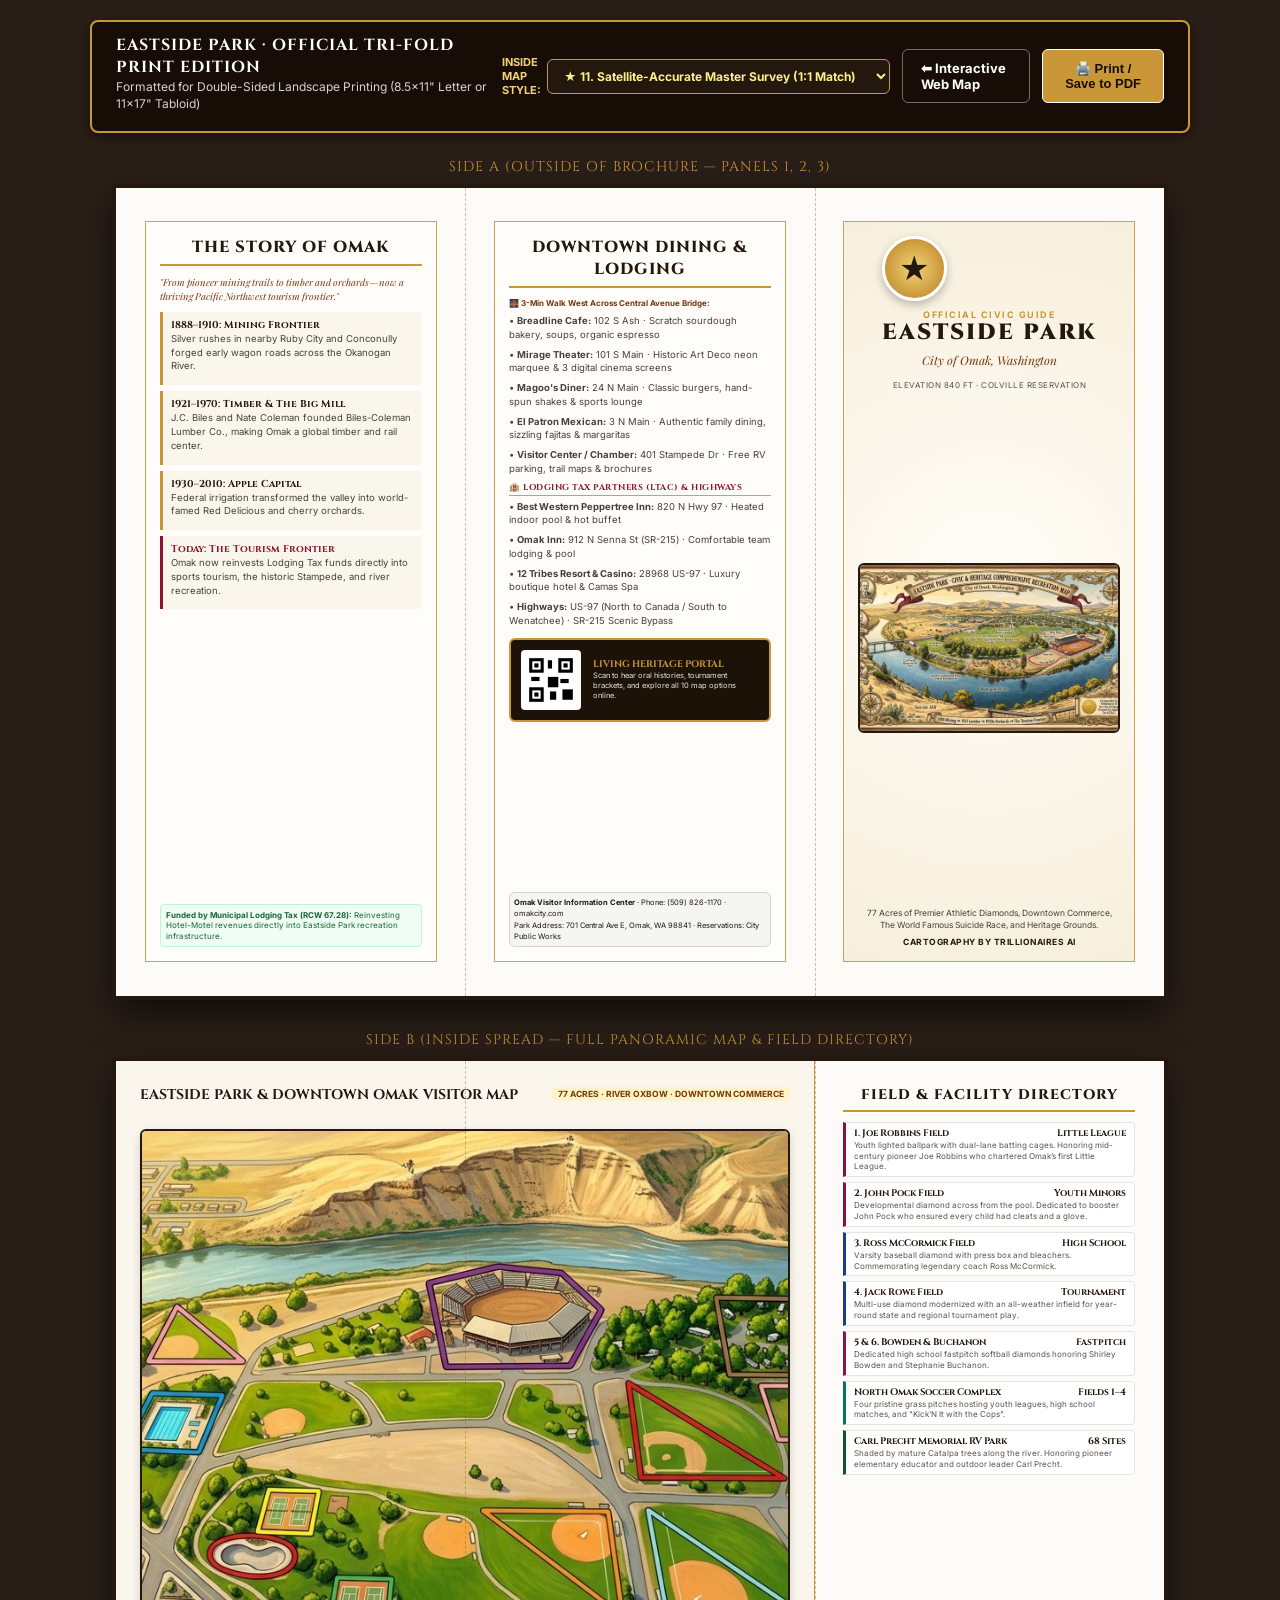
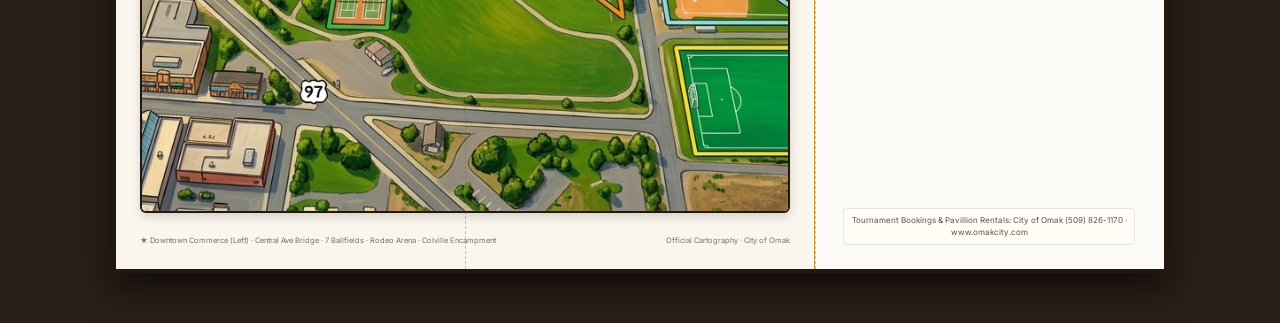
<file: trifold_brochure.html>
<!DOCTYPE html>
<html lang="en">
<head>
  <meta charset="UTF-8">
  <meta name="viewport" content="width=device-width, initial-scale=1.0">
  <title>Eastside Park Official Tri-Fold Visitor Guide &amp; Illustrated Map</title>
  
  <link rel="preconnect" href="https://fonts.googleapis.com">
  <link rel="preconnect" href="https://fonts.gstatic.com">
  <link href="https://fonts.googleapis.com/css2?family=Cinzel:wght@600;700;900&family=Inter:wght@400;500;600;700&family=Playfair+Display:ital,wght@0,600;1,400&display=swap" rel="stylesheet">

  <style>
    :root {
      --gold: #c99738;
      --deep-brown: #24170d;
      --crimson: #881337;
      --forest: #14532d;
      --parchment: #fdfbf7;
      --card-bg: #f9f5ea;
    }

    * {
      box-sizing: border-box;
      margin: 0;
      padding: 0;
    }

    body {
      font-family: 'Inter', sans-serif;
      background: #2a1f18;
      color: #24170d;
      padding: 20px;
      display: flex;
      flex-direction: column;
      align-items: center;
    }

    /* Print Screen Navigation Bar */
    .screen-header {
      background: #170d06;
      border: 2px solid var(--gold);
      border-radius: 8px;
      padding: 12px 24px;
      margin-bottom: 24px;
      display: flex;
      justify-content: space-between;
      align-items: center;
      width: 100%;
      max-width: 1100px;
      box-shadow: 0 4px 15px rgba(0, 0, 0, 0.5);
    }

    .screen-header h1 {
      font-family: 'Cinzel', serif;
      font-size: 16px;
      color: #ffffff;
      letter-spacing: 1px;
    }

    .screen-header .btn-group {
      display: flex;
      gap: 12px;
    }

    .btn {
      padding: 10px 18px;
      border-radius: 6px;
      font-size: 13px;
      font-weight: 700;
      cursor: pointer;
      text-decoration: none;
      display: inline-flex;
      align-items: center;
      gap: 6px;
      transition: all 0.2s ease;
    }

    .btn-primary {
      background: var(--gold);
      color: #170d06;
      border: 1px solid #ffffff;
    }

    .btn-primary:hover {
      background: #dfb256;
    }

    .btn-secondary {
      background: transparent;
      color: #ffffff;
      border: 1px solid rgba(255, 255, 255, 0.4);
    }

    .btn-secondary:hover {
      background: rgba(255, 255, 255, 0.1);
    }

    /* --------------------------------------------------------
       PRINT SPREAD CONTAINERS (US Letter / 11x8.5 or Tabloid 17x11)
       -------------------------------------------------------- */
    .sheet-wrapper {
      margin-bottom: 30px;
    }

    .sheet-label {
      color: var(--gold);
      font-family: 'Cinzel', serif;
      font-size: 14px;
      margin-bottom: 8px;
      text-align: center;
      letter-spacing: 1px;
    }

    .trifold-sheet {
      width: 11in;
      height: 8.5in;
      background: var(--parchment);
      border: 4px solid var(--deep-brown);
      border-radius: 4px;
      display: grid;
      grid-template-columns: 1fr 1fr 1fr;
      box-shadow: 0 15px 35px rgba(0, 0, 0, 0.6);
      position: relative;
      overflow: hidden;
    }

    /* Visual Folding Line Guides */
    .trifold-sheet::before {
      content: '';
      position: absolute;
      top: 0;
      bottom: 0;
      left: 33.333%;
      width: 1px;
      border-left: 1px dashed rgba(133, 77, 14, 0.35);
      z-index: 10;
    }

    .trifold-sheet::after {
      content: '';
      position: absolute;
      top: 0;
      bottom: 0;
      left: 66.666%;
      width: 1px;
      border-left: 1px dashed rgba(133, 77, 14, 0.35);
      z-index: 10;
    }

    .panel {
      padding: 0.35in 0.3in;
      display: flex;
      flex-direction: column;
      justify-content: space-between;
      position: relative;
      background-color: var(--parchment);
    }

    .panel-inner-border {
      border: 1.5px solid #d4a340;
      height: 100%;
      padding: 14px;
      display: flex;
      flex-direction: column;
      justify-content: space-between;
      background: #fffdf9;
    }

    /* Typography & Branding */
    h2.panel-title {
      font-family: 'Cinzel', serif;
      font-size: 16px;
      font-weight: 800;
      color: var(--deep-brown);
      text-align: center;
      border-bottom: 2px solid var(--gold);
      padding-bottom: 6px;
      margin-bottom: 10px;
      letter-spacing: 1px;
    }

    h3.section-header {
      font-family: 'Cinzel', serif;
      font-size: 11.5px;
      font-weight: 700;
      color: var(--crimson);
      margin-top: 8px;
      margin-bottom: 4px;
      text-transform: uppercase;
      letter-spacing: 0.5px;
    }

    p {
      font-size: 9.5px;
      line-height: 1.45;
      color: #44403c;
      margin-bottom: 6px;
    }

    /* --------------------------------------------------------
       SIDE A: OUTSIDE SPREAD
       Panel 1: Inside Flap (Omak Economic Transition)
       Panel 2: Back Cover (Visitor Center & QR Portal)
       Panel 3: Front Cover (Suicide Hill Crest & Title)
       -------------------------------------------------------- */

    /* Panel 1: Inside Flap */
    .timeline-item {
      background: #fbf6ec;
      border-left: 3px solid var(--gold);
      padding: 6px 8px;
      margin-bottom: 6px;
      border-radius: 0 4px 4px 0;
    }

    .timeline-item strong {
      display: block;
      font-size: 10px;
      color: var(--deep-brown);
      font-family: 'Cinzel', serif;
    }

    /* Panel 2: Back Cover */
    .qr-box {
      background: #1c1208;
      border: 2px solid var(--gold);
      border-radius: 6px;
      padding: 10px;
      display: flex;
      align-items: center;
      gap: 12px;
      color: #ffffff;
      margin: 10px 0;
    }

    .qr-code-art {
      width: 60px;
      height: 60px;
      background: #ffffff;
      padding: 4px;
      border-radius: 4px;
      flex-shrink: 0;
    }

    .contact-card {
      background: #f5f5f4;
      border: 1px solid #d6d3d1;
      border-radius: 6px;
      padding: 8px 10px;
      font-size: 9px;
      line-height: 1.5;
    }

    /* Panel 3: Front Cover */
    .front-cover {
      background: radial-gradient(circle at center, #fffdf8 0%, #f7efdc 100%);
      text-align: center;
      display: flex;
      flex-direction: column;
      align-items: center;
      justify-content: space-between;
    }

    .cover-seal {
      width: 65px;
      height: 65px;
      background: radial-gradient(circle, #f3d37a 0%, #c99738 70%, #854d0e 100%);
      border: 3px solid #ffffff;
      border-radius: 50%;
      display: flex;
      align-items: center;
      justify-content: center;
      font-size: 30px;
      box-shadow: 0 4px 10px rgba(0,0,0,0.25);
      margin-bottom: 8px;
    }

    .cover-main-title {
      font-family: 'Cinzel', serif;
      font-size: 22px;
      font-weight: 900;
      color: var(--deep-brown);
      letter-spacing: 2px;
      line-height: 1.15;
      margin-bottom: 6px;
    }

    .cover-sub {
      font-family: 'Playfair Display', serif;
      font-style: italic;
      font-size: 12px;
      color: #78350f;
      margin-bottom: 12px;
    }

    .cover-art-frame {
      width: 100%;
      height: 170px;
      border: 2px solid var(--deep-brown);
      border-radius: 6px;
      overflow: hidden;
      background: #170d06;
      margin: 10px 0;
      display: flex;
      align-items: center;
      justify-content: center;
    }

    .cover-art-frame svg {
      width: 100%;
      height: 100%;
      object-fit: cover;
    }

    .cover-footer {
      font-size: 8.5px;
      font-weight: bold;
      color: var(--deep-brown);
      letter-spacing: 0.5px;
      text-transform: uppercase;
    }

    /* --------------------------------------------------------
       SIDE B: INSIDE SPREAD
       Panels 4, 5, 6: The Full Panoramic Map & Field Directory
       -------------------------------------------------------- */
    .inside-sheet {
      grid-template-columns: 1.8fr 1.2fr;
    }

    .inside-map-section {
      border-right: 1.5px solid var(--gold);
      padding: 0.25in;
      display: flex;
      flex-direction: column;
      justify-content: space-between;
      background: #faf6ed;
    }

    .inside-map-container {
      width: 100%;
      height: 90%;
      border: 2px solid var(--deep-brown);
      border-radius: 6px;
      overflow: hidden;
      box-shadow: 0 4px 10px rgba(0,0,0,0.15);
      background: #fdfaf3;
    }

    .inside-directory-section {
      padding: 0.25in 0.3in;
      overflow-y: hidden;
      display: flex;
      flex-direction: column;
      justify-content: space-between;
    }

    .field-card-grid {
      display: flex;
      flex-direction: column;
      gap: 5px;
    }

    .field-mini-card {
      background: #ffffff;
      border: 1px solid #e7e5e4;
      border-left: 3px solid var(--crimson);
      padding: 4px 8px;
      border-radius: 0 4px 4px 0;
    }

    .field-mini-card h4 {
      font-size: 9.5px;
      color: var(--deep-brown);
      font-family: 'Cinzel', serif;
      display: flex;
      justify-content: space-between;
    }

    .field-mini-card p {
      font-size: 8px;
      color: #57534e;
      margin: 0;
      line-height: 1.35;
    }

    /* --------------------------------------------------------
       PRINT SPECIFIC STYLES
       -------------------------------------------------------- */
    @media print {
      body {
        background: transparent;
        padding: 0;
      }

      .screen-header {
        display: none !important;
      }

      .sheet-label {
        display: none !important;
      }

      .sheet-wrapper {
        margin: 0;
        page-break-after: always;
      }

      .trifold-sheet {
        border: none;
        box-shadow: none;
        width: 100vw;
        height: 100vh;
      }

      @page {
        size: landscape;
        margin: 0;
      }
    }
  </style>
</head>
<body>

  <!-- Screen Only Navigation -->
  <div class="screen-header">
    <div>
      <h1>EASTSIDE PARK · OFFICIAL TRI-FOLD PRINT EDITION</h1>
      <p style="color: #d6d3d1; font-size: 12px;">Formatted for Double-Sided Landscape Printing (8.5×11" Letter or 11×17" Tabloid)</p>
    </div>
    <div class="btn-group">
      <div style="display: flex; align-items: center; gap: 6px;">
        <label for="brochure-map-select" style="color: #f3d37a; font-size: 11px; font-weight: bold;">INSIDE MAP STYLE:</label>
        <select id="brochure-map-select" style="background: #24170d; color: #fef08a; border: 1.5px solid var(--gold); padding: 8px 12px; border-radius: 6px; font-weight: bold; cursor: pointer; font-family: 'Inter', sans-serif; font-size: 12px;">
          <option value="public/map_option_11.jpg" selected>★ 11. Satellite-Accurate Master Survey (1:1 Match)</option>
          <option value="public/map_option_12.jpg">🎮 12. Roblox 3D Voxel Adventure Obby</option>
          <option value="public/map_option_3.jpg">3. Downtown Businesses &amp; Highways</option>
          <option value="public/map_option_7.jpg">7. James Niehues Hand-Painted Ski Trail Panorama</option>
          <option value="public/map_option_8.jpg">8. Colville Tribal &amp; Salmon River Heritage</option>
          <option value="public/map_option_9.jpg">9. Mid-Century 1950s Road Trip Vacation Guide</option>
          <option value="public/map_option_10.jpg">10. Architectural Master Blueprint Kiosk</option>
          <option value="public/map_option_1.jpg">1. Sovereign Engraved Certificate</option>
          <option value="public/map_option_2.jpg">2. WPA National Park Serigraph</option>
          <option value="public/map_option_4.jpg">4. Sunset Recreation &amp; Twilight Glow</option>
          <option value="public/map_option_5.jpg">5. Frontier Hand-Tooled Leather</option>
          <option value="public/map_option_6.jpg">6. 1890s Panoramic Aero-View Lithograph</option>
        </select>
      </div>
      <a href="index.html" class="btn btn-secondary">⬅ Interactive Web Map</a>
      <button onclick="window.print()" class="btn btn-primary">🖨️ Print / Save to PDF</button>
    </div>
  </div>

  <!-- ========================================================
       SIDE A: OUTSIDE SPREAD (Fold 1: Flap, Fold 2: Back, Fold 3: Cover)
       ======================================================== -->
  <div class="sheet-wrapper">
    <div class="sheet-label">SIDE A (OUTSIDE OF BROCHURE — PANELS 1, 2, 3)</div>
    <div class="trifold-sheet">
      
      <!-- Panel 1: Inside Flap (Omak Economic Transition Narrative) -->
      <div class="panel">
        <div class="panel-inner-border">
          <div>
            <h2 class="panel-title">THE STORY OF OMAK</h2>
            <p style="font-family: 'Playfair Display', serif; font-style: italic; color: #78350f; font-size: 9.5px; margin-bottom: 8px;">
              "From pioneer mining trails to timber and orchards—now a thriving Pacific Northwest tourism frontier."
            </p>

            <div class="timeline-item">
              <strong>1888–1910: Mining Frontier</strong>
              <p>Silver rushes in nearby Ruby City and Conconully forged early wagon roads across the Okanogan River.</p>
            </div>

            <div class="timeline-item">
              <strong>1921–1970: Timber &amp; The Big Mill</strong>
              <p>J.C. Biles and Nate Coleman founded Biles-Coleman Lumber Co., making Omak a global timber and rail center.</p>
            </div>

            <div class="timeline-item">
              <strong>1930–2010: Apple Capital</strong>
              <p>Federal irrigation transformed the valley into world-famed Red Delicious and cherry orchards.</p>
            </div>

            <div class="timeline-item" style="border-left-color: var(--crimson);">
              <strong style="color: var(--crimson);">Today: The Tourism Frontier</strong>
              <p>Omak now reinvests Lodging Tax funds directly into sports tourism, the historic Stampede, and river recreation.</p>
            </div>
          </div>

          <div style="background: #f0fdf4; border: 1px solid #bbf7d0; padding: 5px; border-radius: 4px; font-size: 8px; color: #166534; line-height: 1.3;">
            <strong>Funded by Municipal Lodging Tax (RCW 67.28):</strong> Reinvesting Hotel-Motel revenues directly into Eastside Park recreation infrastructure.
          </div>
        </div>
      </div>

      <!-- Panel 2: Back Cover (Downtown Commerce, Lodging, Wayfinding & QR Portal) -->
      <div class="panel">
        <div class="panel-inner-border">
          <div>
            <h2 class="panel-title">DOWNTOWN DINING &amp; LODGING</h2>
            
            <p style="font-size: 8px; color: #78350f; font-weight: bold; margin-bottom: 4px;">
              🌉 3-Min Walk West Across Central Avenue Bridge:
            </p>

            <div style="font-size: 7.8px; line-height: 1.35; color: #374151; margin-bottom: 6px;">
              <p>• <strong>Breadline Cafe:</strong> 102 S Ash · Scratch sourdough bakery, soups, organic espresso</p>
              <p>• <strong>Mirage Theater:</strong> 101 S Main · Historic Art Deco neon marquee &amp; 3 digital cinema screens</p>
              <p>• <strong>Magoo's Diner:</strong> 24 N Main · Classic burgers, hand-spun shakes &amp; sports lounge</p>
              <p>• <strong>El Patron Mexican:</strong> 3 N Main · Authentic family dining, sizzling fajitas &amp; margaritas</p>
              <p>• <strong>Visitor Center / Chamber:</strong> 401 Stampede Dr · Free RV parking, trail maps &amp; brochures</p>
            </div>

            <h3 class="section-header" style="font-size: 8.5px; margin-top: 4px; border-bottom: 1px solid #d4a340; padding-bottom: 2px;">
              🏨 Lodging Tax Partners (LTAC) &amp; Highways
            </h3>
            <div style="font-size: 7.8px; line-height: 1.35; color: #374151; margin-bottom: 6px;">
              <p>• <strong>Best Western Peppertree Inn:</strong> 820 N Hwy 97 · Heated indoor pool &amp; hot buffet</p>
              <p>• <strong>Omak Inn:</strong> 912 N Senna St (SR-215) · Comfortable team lodging &amp; pool</p>
              <p>• <strong>12 Tribes Resort &amp; Casino:</strong> 28968 US-97 · Luxury boutique hotel &amp; Camas Spa</p>
              <p>• <strong>Highways:</strong> US-97 (North to Canada / South to Wenatchee) · SR-215 Scenic Bypass</p>
            </div>

            <div class="qr-box">
              <div class="qr-code-art">
                <!-- High-contrast QR SVG -->
                <svg viewBox="0 0 50 50" width="100%" height="100%">
                  <rect width="50" height="50" fill="#ffffff" />
                  <rect x="4" y="4" width="14" height="14" fill="#000000" />
                  <rect x="7" y="7" width="8" height="8" fill="#ffffff" />
                  <rect x="9" y="9" width="4" height="4" fill="#000000" />
                  <rect x="32" y="4" width="14" height="14" fill="#000000" />
                  <rect x="35" y="7" width="8" height="8" fill="#ffffff" />
                  <rect x="37" y="9" width="4" height="4" fill="#000000" />
                  <rect x="4" y="32" width="14" height="14" fill="#000000" />
                  <rect x="7" y="35" width="8" height="8" fill="#ffffff" />
                  <rect x="9" y="37" width="4" height="4" fill="#000000" />
                  <rect x="22" y="6" width="4" height="8" fill="#000000" />
                  <rect x="6" y="22" width="8" height="4" fill="#000000" />
                  <rect x="22" y="22" width="10" height="10" fill="#000000" />
                  <rect x="34" y="24" width="8" height="4" fill="#000000" />
                  <rect x="24" y="36" width="6" height="8" fill="#000000" />
                  <rect x="36" y="34" width="10" height="10" fill="#000000" />
                </svg>
              </div>
              <div>
                <div style="font-family: 'Cinzel', serif; font-size: 9.5px; font-weight: bold; color: var(--gold);">LIVING HERITAGE PORTAL</div>
                <div style="font-size: 7.5px; line-height: 1.35; color: #e5e5e5;">Scan to hear oral histories, tournament brackets, and explore all 10 map options online.</div>
              </div>
            </div>
          </div>

          <div class="contact-card" style="font-size: 7.5px; padding: 4px;">
            <strong>Omak Visitor Information Center</strong> · Phone: (509) 826-1170 · omakcity.com<br>
            Park Address: 701 Central Ave E, Omak, WA 98841 · Reservations: City Public Works
          </div>
        </div>
      </div>

      <!-- Panel 3: Front Cover -->
      <div class="panel">
        <div class="panel-inner-border front-cover">
          <div>
            <div class="cover-seal">★</div>
            <div style="font-size: 9px; font-weight: bold; letter-spacing: 1.5px; color: var(--gold); text-transform: uppercase;">Official Civic Guide</div>
            <h1 class="cover-main-title">EASTSIDE PARK</h1>
            <div class="cover-sub">City of Omak, Washington</div>
            <div style="font-size: 8px; color: #57534e; letter-spacing: 0.5px;">ELEVATION 840 FT · COLVILLE RESERVATION</div>
          </div>

          <!-- Illustrated Preview Frame: High-Res Master Illustrated Artwork -->
          <div class="cover-art-frame">
            <img src="public/map_option_1.jpg" alt="Master Panorama of Eastside Park and Downtown Omak" style="width: 100%; height: 100%; object-fit: cover;">
          </div>

          <div>
            <p style="font-size: 8.5px; color: #44403c; margin-bottom: 6px;">
              77 Acres of Premier Athletic Diamonds, Downtown Commerce, The World Famous Suicide Race, and Heritage Grounds.
            </p>
            <div class="cover-footer">Cartography by Trillionaires AI</div>
          </div>
        </div>
      </div>

    </div>
  </div>

  <!-- ========================================================
       SIDE B: INSIDE SPREAD (Continuous Panoramic Map & Detailed Field Directory)
       ======================================================== -->
  <div class="sheet-wrapper">
    <div class="sheet-label">SIDE B (INSIDE SPREAD — FULL PANORAMIC MAP &amp; FIELD DIRECTORY)</div>
    <div class="trifold-sheet inside-sheet" style="grid-template-columns: 2fr 1fr;">
      
      <!-- Left 2 Panels Combined: The Master Vector Illustrated Map -->
      <div class="inside-map-section">
        <div>
          <div style="display: flex; justify-content: space-between; align-items: center; margin-bottom: 6px;">
            <h2 style="font-family: 'Cinzel', serif; font-size: 14px; color: var(--deep-brown);">
              EASTSIDE PARK &amp; DOWNTOWN OMAK VISITOR MAP
            </h2>
            <span style="font-size: 8.5px; background: #fef3c7; color: #78350f; font-weight: bold; padding: 2px 6px; border-radius: 4px;">
              77 ACRES · RIVER OXBOW · DOWNTOWN COMMERCE
            </span>
          </div>
        </div>

        <div class="inside-map-container">
          <!-- Embed Swappable Master Illustrated Map Artwork -->
          <img id="brochure-map-img" src="public/map_option_11.jpg" alt="Master Panoramic Map of Eastside Park, Downtown Omak and Highways" style="width: 100%; height: 100%; object-fit: cover; border-radius: 4px;">
        </div>

        <div style="display: flex; justify-content: space-between; align-items: center; font-size: 7.5px; color: #78716c; margin-top: 4px;">
          <span>★ Downtown Commerce (Left) · Central Ave Bridge · 7 Ballfields · Rodeo Arena · Colville Encampment</span>
          <span>Official Cartography · City of Omak</span>
        </div>
      </div>

      <!-- Right Panel: Detailed Field Directory & Namesake Tributes -->
      <div class="inside-directory-section">
        <div>
          <h2 class="panel-title" style="font-size: 14px;">FIELD &amp; FACILITY DIRECTORY</h2>

          <div class="field-card-grid">
            <!-- Robbins -->
            <div class="field-mini-card">
              <h4><span>1. Joe Robbins Field</span> <span>Little League</span></h4>
              <p>Youth lighted ballpark with dual-lane batting cages. Honoring mid-century pioneer Joe Robbins who chartered Omak’s first Little League.</p>
            </div>

            <!-- Pock -->
            <div class="field-mini-card">
              <h4><span>2. John Pock Field</span> <span>Youth Minors</span></h4>
              <p>Developmental diamond across from the pool. Dedicated to booster John Pock who ensured every child had cleats and a glove.</p>
            </div>

            <!-- McCormick -->
            <div class="field-mini-card" style="border-left-color: #1e3a8a;">
              <h4><span>3. Ross McCormick Field</span> <span>High School</span></h4>
              <p>Varsity baseball diamond with press box and bleachers. Commemorating legendary coach Ross McCormick.</p>
            </div>

            <!-- Rowe -->
            <div class="field-mini-card" style="border-left-color: #1e3a8a;">
              <h4><span>4. Jack Rowe Field</span> <span>Tournament</span></h4>
              <p>Multi-use diamond modernized with an all-weather infield for year-round state and regional tournament play.</p>
            </div>

            <!-- Bowden & Buchanon -->
            <div class="field-mini-card" style="border-left-color: #831843;">
              <h4><span>5 &amp; 6. Bowden &amp; Buchanon</span> <span>Fastpitch</span></h4>
              <p>Dedicated high school fastpitch softball diamonds honoring Shirley Bowden and Stephanie Buchanon.</p>
            </div>

            <!-- Soccer -->
            <div class="field-mini-card" style="border-left-color: #047857;">
              <h4><span>North Omak Soccer Complex</span> <span>Fields 1–4</span></h4>
              <p>Four pristine grass pitches hosting youth leagues, high school matches, and "Kick'N It with the Cops".</p>
            </div>

            <!-- Precht RV -->
            <div class="field-mini-card" style="border-left-color: #14532d;">
              <h4><span>Carl Precht Memorial RV Park</span> <span>68 Sites</span></h4>
              <p>Shaded by mature Catalpa trees along the river. Honoring pioneer elementary educator and outdoor leader Carl Precht.</p>
            </div>
          </div>
        </div>

        <div style="background: #fffdf5; border: 1px solid #e7e5e4; border-radius: 4px; padding: 6px; font-size: 8px; line-height: 1.4; color: #57534e; text-align: center;">
          Tournament Bookings &amp; Pavillion Rentals: City of Omak (509) 826-1170 · www.omakcity.com
        </div>
      </div>

    </div>
  <script>
    const mapSelect = document.getElementById('brochure-map-select');
    const mapImg = document.getElementById('brochure-map-img');
    if (mapSelect && mapImg) {
      mapSelect.addEventListener('change', function(e) {
        mapImg.src = e.target.value;
      });
    }
  </script>
</body>
</html>
</file>
<file: style.css>
/* ============================================================
   EASTSIDE PARK LIVING HERITAGE MAP & TOURISM PORTAL
   Style Architecture: Vintage Western Heritage & Modern Luxury
   Universal Mobile-First Mandate (375px+ to 4K Kiosk)
   ============================================================ */

:root {
  --bg-parchment: #fdfaf3;
  --bg-cream: #f4ecdc;
  --bg-deep: #1c1208;
  --bg-drawer: #ffffff;
  
  --ink-primary: #1c1917;
  --ink-muted: #57534e;
  --ink-light: #78716c;

  --gold-primary: #c99738;
  --gold-light: #f3d37a;
  --gold-deep: #854d0e;

  --red-rodeo: #991b1b;
  --red-crimson: #881337;
  --blue-river: #0e7490;
  --green-turf: #15803d;

  --border-antique: #2d1c0b;
  --shadow-warm: 0 10px 25px -5px rgba(45, 28, 11, 0.25), 0 8px 10px -6px rgba(45, 28, 11, 0.2);
  --shadow-lg: 0 20px 25px -5px rgba(0, 0, 0, 0.3);

  --font-serif: 'Cinzel', Georgia, 'Times New Roman', serif;
  --font-sans: 'Inter', -apple-system, BlinkMacSystemFont, 'Segoe UI', Roboto, sans-serif;
  --font-script: 'Playfair Display', Georgia, serif;

  --header-height: 110px;
  --drawer-width: 420px;
}

* {
  box-sizing: border-box;
  margin: 0;
  padding: 0;
  -webkit-tap-highlight-color: transparent;
}

body {
  font-family: var(--font-sans);
  background-color: var(--bg-deep);
  color: var(--ink-primary);
  min-height: 100vh;
  min-height: 100dvh;
  overflow: hidden;
  display: flex;
  flex-direction: column;
}

/* ------------------------------------------------------------
   1. HEADER & NAVIGATION
   ------------------------------------------------------------ */
#masthead {
  background: linear-gradient(180deg, #24170d 0%, #170d06 100%);
  border-bottom: 2px solid var(--gold-primary);
  box-shadow: 0 4px 15px rgba(0, 0, 0, 0.4);
  z-index: 50;
  flex-shrink: 0;
}

.header-inner {
  max-width: 1800px;
  margin: 0 auto;
  padding: 10px 16px;
  display: flex;
  justify-content: space-between;
  align-items: center;
  gap: 12px;
}

.logo-group {
  display: flex;
  align-items: center;
  gap: 12px;
}

.crest-mark {
  width: 44px;
  height: 44px;
  background: radial-gradient(circle, var(--gold-light) 0%, var(--gold-primary) 70%, var(--gold-deep) 100%);
  border: 2px solid #ffffff;
  border-radius: 50%;
  display: flex;
  align-items: center;
  justify-content: center;
  box-shadow: 0 2px 6px rgba(0, 0, 0, 0.4);
  flex-shrink: 0;
}

.crest-mark span {
  font-size: 20px;
  color: #24170d;
}

#app-title {
  font-family: var(--font-serif);
  font-size: 17px;
  font-weight: 800;
  color: #ffffff;
  letter-spacing: 1.5px;
  line-height: 1.2;
}

.subtitle {
  font-family: var(--font-script);
  font-size: 13px;
  color: var(--gold-light);
  letter-spacing: 0.5px;
  opacity: 0.95;
}

.nav-controls {
  display: flex;
  align-items: center;
  gap: 10px;
}

.reviewer-badge-chip {
  display: flex;
  align-items: center;
  gap: 6px;
  background: rgba(201, 151, 56, 0.15);
  border: 1px solid var(--gold-primary);
  border-radius: 20px;
  padding: 4px 12px;
  font-size: 12px;
  font-family: var(--font-sans);
  color: #fef08a;
  min-height: 38px;
}

.badge-status-dot {
  width: 8px;
  height: 8px;
  border-radius: 50%;
  background: #22c55e;
  box-shadow: 0 0 6px #22c55e;
}

.badge-role {
  color: #a8a29e;
  font-size: 11px;
}

.badge-name {
  font-weight: 700;
  color: #fef08a;
}

.switch-reviewer-btn {
  background: rgba(255, 255, 255, 0.1);
  border: 1px solid rgba(243, 211, 122, 0.4);
  color: #ffffff;
  border-radius: 12px;
  padding: 2px 8px;
  font-size: 10.5px;
  cursor: pointer;
  margin-left: 4px;
  transition: all 0.2s ease;
}

.switch-reviewer-btn:hover {
  background: var(--gold-primary);
  color: #170d06;
}

.lang-switch {
  display: flex;
  background: rgba(255, 255, 255, 0.1);
  border: 1px solid rgba(243, 211, 122, 0.4);
  border-radius: 20px;
  overflow: hidden;
}

.lang-btn {
  min-width: 44px;
  min-height: 38px;
  border: none;
  background: transparent;
  color: #ffffff;
  font-family: var(--font-sans);
  font-size: 13px;
  font-weight: 700;
  cursor: pointer;
  padding: 0 10px;
  transition: all 0.2s ease;
}

.lang-btn.active {
  background: var(--gold-primary);
  color: #170d06;
}

.action-btn {
  display: inline-flex;
  align-items: center;
  justify-content: center;
  gap: 6px;
  min-height: 44px;
  padding: 0 16px;
  border-radius: 6px;
  background: var(--red-rodeo);
  border: 1.5px solid var(--gold-light);
  color: #ffffff;
  text-decoration: none;
  font-family: var(--font-sans);
  font-size: 13px;
  font-weight: 700;
  letter-spacing: 0.5px;
  transition: all 0.2s ease;
  cursor: pointer;
}

.action-btn:hover {
  background: #b91c1c;
  transform: translateY(-1px);
  box-shadow: 0 4px 10px rgba(185, 28, 28, 0.4);
}

/* ------------------------------------------------------------
   1B. MAP STYLE SWITCHER STRIP (10 OPTIONS)
   ------------------------------------------------------------ */
.map-switcher-strip {
  display: flex;
  align-items: center;
  gap: 8px;
  padding: 8px 16px;
  background: #1a0f07;
  overflow-x: auto;
  white-space: nowrap;
  scrollbar-width: none;
  -webkit-overflow-scrolling: touch;
  border-top: 1px solid rgba(201, 151, 56, 0.25);
  border-bottom: 1px solid rgba(0, 0, 0, 0.4);
}

.map-switcher-strip::-webkit-scrollbar {
  display: none;
}

.switcher-label {
  font-family: var(--font-serif);
  font-size: 12px;
  font-weight: 700;
  color: var(--gold-light);
  letter-spacing: 0.5px;
  margin-right: 4px;
  flex-shrink: 0;
  text-transform: uppercase;
}

.map-style-btn {
  min-height: 44px;
  padding: 0 14px;
  background: rgba(255, 255, 255, 0.05);
  border: 1.5px solid rgba(243, 211, 122, 0.35);
  border-radius: 6px;
  color: #f3f4f6;
  font-family: var(--font-sans);
  font-size: 12.5px;
  font-weight: 600;
  cursor: pointer;
  transition: all 0.2s cubic-bezier(0.2, 0.8, 0.2, 1);
  flex-shrink: 0;
  display: inline-flex;
  align-items: center;
  justify-content: center;
}

.map-style-btn:hover {
  background: rgba(201, 151, 56, 0.2);
  border-color: var(--gold-light);
  transform: translateY(-1px);
}

.map-style-btn.active {
  background: linear-gradient(135deg, #f3d37a 0%, #c99738 100%);
  border-color: #ffffff;
  color: #1a0f07;
  font-weight: 800;
  box-shadow: 0 3px 12px rgba(201, 151, 56, 0.45);
}

/* ------------------------------------------------------------
   2. CATEGORY FILTER STRIP
   ------------------------------------------------------------ */
.filter-strip {
  display: flex;
  gap: 8px;
  padding: 8px 16px;
  background: #150c05;
  overflow-x: auto;
  white-space: nowrap;
  scrollbar-width: none; /* Firefox */
  -webkit-overflow-scrolling: touch;
  border-top: 1px solid rgba(255, 255, 255, 0.08);
}

.filter-strip::-webkit-scrollbar {
  display: none;
}

.filter-chip {
  min-height: 44px;
  padding: 0 14px;
  background: rgba(255, 255, 255, 0.08);
  border: 1px solid rgba(243, 211, 122, 0.3);
  border-radius: 22px;
  color: #f3f4f6;
  font-family: var(--font-sans);
  font-size: 13px;
  font-weight: 600;
  cursor: pointer;
  transition: all 0.2s ease;
  flex-shrink: 0;
  display: inline-flex;
  align-items: center;
}

.filter-chip:hover {
  background: rgba(255, 255, 255, 0.15);
  border-color: var(--gold-light);
}

.filter-chip.active {
  background: var(--gold-primary);
  border-color: #ffffff;
  color: #170d06;
  box-shadow: 0 2px 8px rgba(201, 151, 56, 0.5);
}

.filter-chip.highlight-chip {
  border-color: #38bdf8;
  color: #e0f2fe;
}

.filter-chip.highlight-chip.active {
  background: #0284c7;
  border-color: #ffffff;
  color: #ffffff;
  box-shadow: 0 2px 10px rgba(2, 132, 199, 0.6);
}

/* ------------------------------------------------------------
   3. MAIN VIEWPORT & MAP CANVAS
   ------------------------------------------------------------ */
#main-viewport {
  position: relative;
  flex: 1;
  display: flex;
  overflow: hidden;
  background-color: #1a1209;
}

.hud-center-info {
  display: flex;
  flex-direction: column;
  align-items: flex-end;
  gap: 6px;
  pointer-events: auto;
}

.active-style-badge {
  background: rgba(26, 15, 7, 0.92);
  border: 1px solid var(--gold-light);
  border-radius: 6px;
  padding: 5px 12px;
  display: flex;
  align-items: center;
  gap: 8px;
  box-shadow: 0 4px 12px rgba(0, 0, 0, 0.4);
}

.active-style-badge .style-num {
  background: var(--gold-primary);
  color: #1a0f07;
  font-size: 10px;
  font-weight: 800;
  padding: 2px 6px;
  border-radius: 3px;
  font-family: var(--font-sans);
}

.active-style-badge .style-title {
  color: #fef08a;
  font-family: var(--font-serif);
  font-size: 12px;
  font-weight: 700;
  letter-spacing: 0.5px;
}

.btn-hud-tool {
  width: auto !important;
  min-width: 44px;
  height: 36px !important;
  padding: 0 12px !important;
  background: #24170d;
  color: var(--gold-light);
  border: 1.5px solid var(--gold-primary);
  border-radius: 8px;
  font-family: var(--font-sans);
  font-size: 11.5px !important;
  font-weight: 700;
  display: inline-flex;
  align-items: center;
  justify-content: center;
  cursor: pointer;
  box-shadow: 0 4px 10px rgba(0, 0, 0, 0.4);
  transition: all 0.2s ease;
  white-space: nowrap;
}

.btn-hud-tool:hover {
  background: var(--gold-primary);
  color: #170d06;
}

.btn-hud-tool.off {
  opacity: 0.5;
  border-color: #6b7280;
  color: #9ca3af;
}

.downtown-pin {
  transition: transform 0.2s cubic-bezier(0.34, 1.56, 0.64, 1), filter 0.2s ease;
}

.downtown-pin:hover {
  filter: drop-shadow(0 0 10px #38bdf8) drop-shadow(0 0 20px #ffffff);
}

#map-container {
  flex: 1;
  position: relative;
  overflow: hidden;
  display: flex;
  align-items: center;
  justify-content: center;
  background-color: #1a1209;
}

.map-hud {
  position: absolute;
  top: 14px;
  left: 14px;
  right: 14px;
  display: flex;
  justify-content: space-between;
  align-items: flex-start;
  pointer-events: none;
  z-index: 20;
}

.zoom-controls {
  display: flex;
  flex-direction: column;
  align-items: flex-start;
  gap: 6px;
  pointer-events: auto;
}

.zoom-controls button {
  width: 40px;
  height: 40px;
  background: #24170d;
  color: var(--gold-light);
  border: 1.5px solid var(--gold-primary);
  border-radius: 8px;
  font-family: var(--font-serif);
  font-size: 20px;
  font-weight: bold;
  display: flex;
  align-items: center;
  justify-content: center;
  cursor: pointer;
  box-shadow: 0 4px 10px rgba(0, 0, 0, 0.4);
  transition: all 0.2s ease;
}

.zoom-controls button.btn-hud-tool {
  width: auto;
  min-width: 44px;
  height: 36px;
  padding: 0 12px;
  font-size: 11.5px;
  font-family: var(--font-sans);
}

.zoom-controls button#btn-zoom-reset {
  font-size: 11px;
  font-family: var(--font-sans);
  letter-spacing: 0.5px;
}

.zoom-controls button:hover {
  background: var(--gold-primary);
  color: #170d06;
}

.hint-banner {
  background: rgba(36, 23, 13, 0.9);
  backdrop-filter: blur(8px);
  border: 1px solid var(--gold-light);
  color: #ffffff;
  padding: 8px 14px;
  border-radius: 20px;
  font-size: 13px;
  font-weight: 600;
  box-shadow: 0 4px 12px rgba(0, 0, 0, 0.3);
  pointer-events: auto;
  max-width: 80%;
  text-align: right;
}

#svg-viewport-wrapper {
  width: 100%;
  height: 100%;
  display: flex;
  align-items: center;
  justify-content: center;
  cursor: grab;
  user-select: none;
  overflow: hidden;
}

#svg-viewport-wrapper:active {
  cursor: grabbing;
}

#svg-host {
  transform-origin: center center;
  transition: transform 0.1s cubic-bezier(0.1, 0.9, 0.2, 1);
  display: flex;
  align-items: center;
  justify-content: center;
  width: 100%;
  height: 100%;
  padding: 10px;
}

#master-interactive-canvas {
  max-width: 100%;
  max-height: 86vh;
  width: auto;
  height: auto;
  filter: drop-shadow(0 15px 35px rgba(0, 0, 0, 0.7));
  border-radius: 6px;
}

/* Master Pin Hotspots & Micro-Animations */
.map-pin {
  cursor: pointer;
  transition: transform 0.2s cubic-bezier(0.34, 1.56, 0.64, 1), filter 0.2s ease;
}

.map-pin:hover {
  filter: drop-shadow(0 0 10px #f3d37a) drop-shadow(0 0 20px #ffffff);
}

.portrait-pin {
  cursor: pointer;
}

.portrait-pin:hover circle:last-child {
  fill: rgba(243, 211, 122, 0.5) !important;
}

.pulse-ring {
  animation: pulseAnimation 2.2s infinite ease-in-out;
  transform-origin: center center;
}

@keyframes pulseAnimation {
  0% { opacity: 0.9; stroke-width: 2.5px; }
  50% { opacity: 0.3; stroke-width: 5px; }
  100% { opacity: 0.9; stroke-width: 2.5px; }
}

/* ------------------------------------------------------------
   4. HERITAGE SLIDE-OUT / SLIDE-UP DRAWER
   ------------------------------------------------------------ */
#heritage-drawer {
  position: absolute;
  background: #ffffff;
  box-shadow: var(--shadow-lg);
  z-index: 40;
  display: flex;
  flex-direction: column;
  transition: transform 0.35s cubic-bezier(0.16, 1, 0.3, 1);
}

/* Desktop layout: Right side docked drawer */
@media (min-width: 900px) {
  #heritage-drawer {
    top: 0;
    right: 0;
    width: var(--drawer-width);
    height: 100%;
    border-left: 3px solid var(--gold-primary);
  }

  #heritage-drawer.drawer-closed {
    transform: translateX(100%);
  }

  #heritage-drawer.drawer-open {
    transform: translateX(0);
  }

  .drawer-handle {
    display: none;
  }
}

/* Mobile layout: Bottom sheet drawer (Universal Mobile-First Mandate) */
@media (max-width: 899px) {
  #heritage-drawer {
    bottom: 0;
    left: 0;
    right: 0;
    max-height: 82dvh;
    border-radius: 20px 20px 0 0;
    border-top: 3px solid var(--gold-primary);
  }

  #heritage-drawer.drawer-closed {
    transform: translateY(100%);
  }

  #heritage-drawer.drawer-open {
    transform: translateY(0);
  }

  .drawer-handle {
    width: 100%;
    height: 24px;
    display: flex;
    align-items: center;
    justify-content: center;
    cursor: pointer;
  }

  .handle-pill {
    width: 44px;
    height: 5px;
    background-color: #d6d3d1;
    border-radius: 3px;
  }
}

.drawer-header {
  padding: 14px 20px 8px 20px;
  display: flex;
  justify-content: space-between;
  align-items: center;
}

.drawer-badge {
  font-family: var(--font-sans);
  font-size: 11px;
  font-weight: 800;
  color: #78350f;
  background: #fef3c7;
  padding: 4px 10px;
  border-radius: 12px;
  letter-spacing: 1px;
  border: 1px solid #fde68a;
}

.close-drawer {
  width: 44px;
  height: 44px;
  background: #f5f5f4;
  border: 1px solid #d6d3d1;
  border-radius: 50%;
  color: #44403c;
  font-size: 18px;
  font-weight: bold;
  display: flex;
  align-items: center;
  justify-content: center;
  cursor: pointer;
  transition: all 0.2s ease;
}

.close-drawer:hover {
  background: #e7e5e4;
  color: #000000;
}

.drawer-body {
  padding: 0 20px 24px 20px;
  overflow-y: auto;
  -webkit-overflow-scrolling: touch;
  flex: 1;
}

#drawer-title {
  font-size: 22px;
  font-weight: 800;
  color: var(--border-antique);
  margin-top: 6px;
  margin-bottom: 8px;
  line-height: 1.25;
}

.drawer-meta {
  display: flex;
  gap: 8px;
  margin-bottom: 16px;
}

.meta-tag {
  font-size: 12px;
  font-weight: 600;
  color: #57534e;
  background: #f5f5f4;
  padding: 4px 8px;
  border-radius: 6px;
}

/* Audio History Narration Widget */
.audio-history-card {
  background: linear-gradient(135deg, #24170d 0%, #150d06 100%);
  border: 1.5px solid var(--gold-primary);
  border-radius: 12px;
  padding: 14px;
  color: #ffffff;
  margin-bottom: 20px;
  display: flex;
  flex-direction: column;
  gap: 12px;
  box-shadow: 0 4px 12px rgba(36, 23, 13, 0.2);
}

.audio-info {
  display: flex;
  align-items: center;
  gap: 12px;
}

.audio-icon {
  font-size: 26px;
}

.audio-headline {
  font-family: var(--font-serif);
  font-size: 14px;
  font-weight: bold;
  color: var(--gold-light);
}

.audio-subtext {
  font-size: 12px;
  color: #d6d3d1;
}

.audio-play-btn {
  min-height: 44px;
  border: none;
  border-radius: 8px;
  background: var(--gold-primary);
  color: #170d06;
  font-family: var(--font-sans);
  font-size: 14px;
  font-weight: 700;
  display: flex;
  align-items: center;
  justify-content: center;
  gap: 8px;
  cursor: pointer;
  transition: all 0.2s ease;
}

.audio-play-btn:hover {
  background: #dfb256;
}

.audio-play-btn.playing {
  background: var(--red-rodeo);
  color: #ffffff;
}

/* Narrative Body */
.drawer-narrative {
  display: flex;
  flex-direction: column;
  gap: 14px;
}

.section-label {
  font-family: var(--font-serif);
  font-size: 13px;
  font-weight: bold;
  color: #78350f;
  text-transform: uppercase;
  letter-spacing: 1px;
  border-bottom: 1.5px solid #f5ebe0;
  padding-bottom: 4px;
}

.bio-text {
  font-size: 14.5px;
  line-height: 1.6;
  color: #292524;
}

.specs-list {
  list-style: none;
  display: flex;
  flex-direction: column;
  gap: 8px;
  font-size: 13.5px;
  color: #44403c;
}

.specs-list li {
  padding-left: 14px;
  position: relative;
}

.specs-list li::before {
  content: "•";
  color: var(--gold-primary);
  font-size: 18px;
  position: absolute;
  left: 0;
  top: -2px;
}

.ltac-callout {
  margin-top: 10px;
  background: #f0fdf4;
  border: 1px solid #bbf7d0;
  border-radius: 8px;
  padding: 12px;
  display: flex;
  gap: 10px;
  font-size: 12.5px;
  color: #166534;
  line-height: 1.45;
}

.ltac-shield {
  font-size: 20px;
  flex-shrink: 0;
}

/* ------------------------------------------------------------
   5. TIMELINE / HISTORY MODAL
   ------------------------------------------------------------ */
.modal-backdrop {
  position: fixed;
  inset: 0;
  background: rgba(17, 10, 5, 0.75);
  backdrop-filter: blur(8px);
  z-index: 100;
  display: flex;
  align-items: center;
  justify-content: center;
  padding: 16px;
}

.modal-card {
  background: #fdfaf3;
  border: 3px solid var(--gold-primary);
  border-radius: 14px;
  width: 100%;
  max-width: 680px;
  max-height: 90vh;
  max-height: 90dvh;
  box-shadow: var(--shadow-lg);
  display: flex;
  flex-direction: column;
  overflow: hidden;
}

.modal-header {
  background: #24170d;
  color: #ffffff;
  padding: 16px 20px;
  display: flex;
  justify-content: space-between;
  align-items: center;
  border-bottom: 2px solid var(--gold-primary);
}

#modal-hist-title {
  font-size: 18px;
  letter-spacing: 1px;
}

.modal-close-btn {
  width: 44px;
  height: 44px;
  border: none;
  background: transparent;
  color: var(--gold-light);
  font-size: 22px;
  font-weight: bold;
  cursor: pointer;
  display: flex;
  align-items: center;
  justify-content: center;
}

.modal-content {
  padding: 20px;
  overflow-y: auto;
  -webkit-overflow-scrolling: touch;
}

.lead-quote {
  font-family: var(--font-script);
  font-size: 16px;
  line-height: 1.5;
  color: #78350f;
  margin-bottom: 20px;
  padding-left: 14px;
  border-left: 3px solid var(--gold-primary);
}

.timeline-stepper {
  display: flex;
  flex-direction: column;
  gap: 16px;
  margin-bottom: 20px;
}

.step-card {
  background: #ffffff;
  border: 1px solid #e7e5e4;
  border-radius: 10px;
  padding: 14px 16px;
  position: relative;
}

.step-card.highlight {
  background: #fefce8;
  border: 2px solid var(--gold-primary);
}

.step-badge {
  display: inline-block;
  font-family: var(--font-sans);
  font-size: 11px;
  font-weight: 800;
  color: #ffffff;
  background: #44403c;
  padding: 3px 8px;
  border-radius: 4px;
  margin-bottom: 6px;
}

.step-card.highlight .step-badge {
  background: var(--red-rodeo);
}

.step-card h3 {
  font-family: var(--font-serif);
  font-size: 15px;
  color: #1c1917;
  margin-bottom: 6px;
}

.step-card p {
  font-size: 13.5px;
  line-height: 1.5;
  color: #57534e;
}

.modal-footer-box {
  background: #f5f5f4;
  border-radius: 8px;
  padding: 12px;
  font-size: 12px;
  color: #78716c;
  line-height: 1.5;
  text-align: center;
}

/* ------------------------------------------------------------
   6. RESPONSIVE MOBILE TWEAKS
   ------------------------------------------------------------ */
@media (max-width: 600px) {
  #app-title {
    font-size: 14px;
  }
  .subtitle {
    font-size: 11px;
  }
  .action-btn .btn-text {
    display: none;
  }
  .action-btn {
    padding: 0 12px;
  }
  .crest-mark {
    width: 36px;
    height: 36px;
  }
  .crest-mark span {
    font-size: 16px;
  }
}

/* ------------------------------------------------------------
   7. SECURE REVIEWER AUTH MODAL
   ------------------------------------------------------------ */
.auth-card {
  max-width: 480px;
  border: 2.5px solid var(--gold-primary);
  background: #1c1208;
  color: #fdfaf3;
  box-shadow: 0 20px 40px rgba(0, 0, 0, 0.8), 0 0 20px rgba(201, 151, 56, 0.25);
}

.auth-header {
  background: linear-gradient(180deg, #2a1a0c 0%, #170d06 100%);
  padding: 24px 20px 16px 20px;
  text-align: center;
  border-bottom: 2px solid var(--gold-primary);
}

.auth-crest {
  width: 48px;
  height: 48px;
  margin: 0 auto 10px auto;
  border-radius: 50%;
  background: radial-gradient(circle, var(--gold-light) 0%, var(--gold-primary) 70%, var(--gold-deep) 100%);
  color: #1c1208;
  font-size: 24px;
  display: flex;
  align-items: center;
  justify-content: center;
  box-shadow: 0 2px 8px rgba(0, 0, 0, 0.5);
}

.auth-header h2 {
  font-family: var(--font-serif);
  font-size: 17px;
  letter-spacing: 1.5px;
  color: #fef08a;
}

.auth-sub {
  font-size: 12px;
  color: #d6d3d1;
  margin-top: 4px;
}

.auth-body {
  padding: 22px 24px;
}

.auth-instruction {
  font-size: 13px;
  line-height: 1.5;
  color: #d6d3d1;
  margin-bottom: 18px;
}

.auth-form {
  display: flex;
  flex-direction: column;
  gap: 14px;
}

.auth-input-group {
  display: flex;
  flex-direction: column;
  gap: 6px;
}

.auth-input-group label {
  font-size: 12px;
  font-weight: 700;
  color: var(--gold-light);
  letter-spacing: 0.5px;
  text-transform: uppercase;
  display: flex;
  justify-content: space-between;
  align-items: center;
}

.passcode-subnote {
  font-size: 10.5px;
  color: #a8a29e;
  font-weight: 400;
  text-transform: none;
  letter-spacing: normal;
}

.reviewer-quick-select {
  display: flex;
  gap: 8px;
  margin-bottom: 4px;
}

.quick-name-btn {
  flex: 1;
  min-height: 38px;
  background: rgba(255, 255, 255, 0.05);
  border: 1.5px solid rgba(243, 211, 122, 0.3);
  color: #e5e5e5;
  border-radius: 6px;
  font-family: var(--font-sans);
  font-size: 12.5px;
  font-weight: 600;
  cursor: pointer;
  transition: all 0.2s ease;
}

.quick-name-btn:hover {
  border-color: var(--gold-primary);
  background: rgba(201, 151, 56, 0.15);
  color: #ffffff;
}

.quick-name-btn.active {
  background: rgba(201, 151, 56, 0.25);
  border-color: #fef08a;
  color: #fef08a;
  box-shadow: 0 0 10px rgba(201, 151, 56, 0.3);
}

.auth-input-group input {
  min-height: 46px;
  padding: 0 14px;
  font-size: 16px; /* Prevents auto-zoom on iOS Safari */
  background: #120b04;
  border: 1.5px solid rgba(243, 211, 122, 0.4);
  border-radius: 6px;
  color: #ffffff;
  outline: none;
  transition: all 0.2s ease;
}

.auth-input-group input:focus {
  border-color: var(--gold-light);
  box-shadow: 0 0 10px rgba(243, 211, 122, 0.4);
}

.auth-error {
  background: rgba(185, 28, 28, 0.2);
  border: 1px solid #ef4444;
  color: #fca5a5;
  font-size: 12.5px;
  padding: 10px 12px;
  border-radius: 6px;
  font-weight: 600;
}

.auth-submit-btn {
  width: 100%;
  min-height: 48px;
  margin-top: 6px;
  background: linear-gradient(135deg, var(--gold-primary) 0%, var(--gold-deep) 100%);
  color: #170d06;
  font-size: 14px;
  font-weight: 800;
  border: 1.5px solid #ffffff;
  border-radius: 6px;
  cursor: pointer;
  box-shadow: 0 4px 12px rgba(201, 151, 56, 0.4);
}

.auth-submit-btn:hover {
  background: linear-gradient(135deg, var(--gold-light) 0%, var(--gold-primary) 100%);
  transform: translateY(-1px);
}

.auth-footer-note {
  margin-top: 14px;
  font-size: 11px;
  color: #a8a29e;
  text-align: center;
  letter-spacing: 0.3px;
}

/* ------------------------------------------------------------
   8. SWARM CHAT BOT LAUNCHER & DRAWER
   ------------------------------------------------------------ */
#swarm-chat-launcher {
  position: fixed;
  bottom: 20px;
  right: 20px;
  z-index: 80;
}

.chat-launcher-btn {
  min-height: 48px;
  padding: 0 18px;
  border-radius: 24px;
  background: linear-gradient(135deg, #24170d 0%, #150c05 100%);
  border: 2px solid var(--gold-primary);
  color: #fef08a;
  font-family: var(--font-sans);
  font-size: 13px;
  font-weight: 700;
  display: flex;
  align-items: center;
  gap: 10px;
  cursor: pointer;
  box-shadow: 0 6px 20px rgba(0, 0, 0, 0.6), 0 0 12px rgba(201, 151, 56, 0.3);
  transition: all 0.25s cubic-bezier(0.2, 0.8, 0.2, 1);
}

.chat-launcher-btn:hover {
  background: linear-gradient(135deg, #382414 0%, #201309 100%);
  transform: translateY(-2px);
  box-shadow: 0 10px 25px rgba(0, 0, 0, 0.8), 0 0 16px rgba(243, 211, 122, 0.5);
}

.chat-icon {
  font-size: 18px;
}

.chat-pulse-pip {
  width: 9px;
  height: 9px;
  border-radius: 50%;
  background: #22c55e;
  box-shadow: 0 0 6px #22c55e;
  animation: pulseAnimation 2s infinite ease-in-out;
}

/* Chat & Reviewer Comments Window */
#swarm-chat-drawer {
  position: fixed;
  z-index: 90;
  background: #170d06;
  border: 2px solid var(--gold-primary);
  box-shadow: 0 20px 45px rgba(0, 0, 0, 0.85);
  display: flex;
  flex-direction: column;
  overflow: hidden;
  transition: transform 0.3s cubic-bezier(0.16, 1, 0.3, 1), opacity 0.3s ease;
}

@media (min-width: 768px) {
  #swarm-chat-drawer {
    bottom: 80px;
    right: 20px;
    width: 400px;
    height: 560px;
    border-radius: 12px;
  }
  #swarm-chat-drawer.chat-drawer-closed {
    transform: translateY(20px) scale(0.95);
    opacity: 0;
    pointer-events: none;
  }
  #swarm-chat-drawer.chat-drawer-open {
    transform: translateY(0) scale(1);
    opacity: 1;
    pointer-events: auto;
  }
}

@media (max-width: 767px) {
  #swarm-chat-drawer {
    bottom: 0;
    left: 0;
    right: 0;
    height: 85dvh;
    border-radius: 20px 20px 0 0;
  }
  #swarm-chat-drawer.chat-drawer-closed {
    transform: translateY(100%);
    opacity: 0;
    pointer-events: none;
  }
  #swarm-chat-drawer.chat-drawer-open {
    transform: translateY(0);
    opacity: 1;
    pointer-events: auto;
  }
}

.chat-drawer-header {
  background: linear-gradient(180deg, #24170d 0%, #150c05 100%);
  border-bottom: 1.5px solid var(--gold-primary);
  padding: 12px 16px;
  display: flex;
  justify-content: space-between;
  align-items: center;
}

.chat-header-info {
  display: flex;
  align-items: center;
  gap: 10px;
}

.chat-avatar {
  width: 36px;
  height: 36px;
  border-radius: 50%;
  background: var(--gold-primary);
  color: #170d06;
  font-size: 18px;
  font-weight: 800;
  display: flex;
  align-items: center;
  justify-content: center;
  box-shadow: 0 2px 6px rgba(0, 0, 0, 0.4);
}

.chat-agent-name {
  font-family: var(--font-serif);
  font-size: 13.5px;
  font-weight: 700;
  color: #ffffff;
  letter-spacing: 0.5px;
}

.chat-status-indicator {
  font-size: 11px;
  color: #a8a29e;
  display: flex;
  align-items: center;
  gap: 5px;
}

.status-dot {
  width: 7px;
  height: 7px;
  border-radius: 50%;
  background: #22c55e;
}

.close-chat-btn {
  width: 36px;
  height: 36px;
  border: none;
  background: transparent;
  color: var(--gold-light);
  font-size: 20px;
  cursor: pointer;
  display: flex;
  align-items: center;
  justify-content: center;
  border-radius: 6px;
  transition: background 0.2s ease;
}

.close-chat-btn:hover {
  background: rgba(255, 255, 255, 0.1);
}

.chat-tab-strip {
  display: flex;
  background: #110903;
  border-bottom: 1px solid rgba(243, 211, 122, 0.2);
}

.chat-tab-btn {
  flex: 1;
  min-height: 40px;
  border: none;
  background: transparent;
  color: #a8a29e;
  font-family: var(--font-sans);
  font-size: 12px;
  font-weight: 700;
  cursor: pointer;
  transition: all 0.2s ease;
  border-bottom: 2px solid transparent;
}

.chat-tab-btn.active {
  color: #fef08a;
  border-bottom-color: var(--gold-primary);
  background: rgba(201, 151, 56, 0.1);
}

.chat-panel {
  flex: 1;
  display: flex;
  flex-direction: column;
  overflow: hidden;
}

.chat-messages {
  flex: 1;
  padding: 14px;
  overflow-y: auto;
  display: flex;
  flex-direction: column;
  gap: 12px;
  -webkit-overflow-scrolling: touch;
}

.chat-bubble {
  max-width: 85%;
  border-radius: 10px;
  padding: 10px 14px;
  font-size: 13px;
  line-height: 1.45;
  word-wrap: break-word;
}

.chat-bubble.agent-bubble {
  align-self: flex-start;
  background: #24170d;
  border: 1px solid rgba(243, 211, 122, 0.35);
  color: #fdfaf3;
  border-top-left-radius: 2px;
}

.chat-bubble.user-bubble {
  align-self: flex-end;
  background: #0284c7;
  color: #ffffff;
  border-top-right-radius: 2px;
}

.bubble-header {
  font-size: 10px;
  font-weight: 700;
  color: var(--gold-light);
  margin-bottom: 4px;
  text-transform: uppercase;
  letter-spacing: 0.5px;
}

.bubble-time {
  font-size: 9.5px;
  color: #a8a29e;
  margin-top: 4px;
  text-align: right;
}

.chat-form {
  padding: 10px 12px;
  background: #150c05;
  border-top: 1px solid rgba(243, 211, 122, 0.2);
  display: flex;
  gap: 8px;
}

.chat-form input {
  flex: 1;
  min-height: 42px;
  padding: 0 12px;
  background: #0e0703;
  border: 1px solid rgba(243, 211, 122, 0.3);
  border-radius: 6px;
  color: #ffffff;
  font-size: 16px; /* Prevents auto-zoom on mobile */
  outline: none;
}

.chat-form input:focus {
  border-color: var(--gold-light);
}

.chat-send-btn {
  width: 44px;
  height: 42px;
  background: var(--gold-primary);
  border: none;
  border-radius: 6px;
  color: #170d06;
  font-size: 16px;
  font-weight: bold;
  cursor: pointer;
  display: flex;
  align-items: center;
  justify-content: center;
  transition: all 0.2s ease;
}

.chat-send-btn:hover {
  background: var(--gold-light);
}

/* Comments Panel & List */
.comments-scroll-area {
  flex: 1;
  padding: 14px;
  overflow-y: auto;
  display: flex;
  flex-direction: column;
  gap: 10px;
  -webkit-overflow-scrolling: touch;
}

.comment-card {
  background: #24170d;
  border: 1px solid rgba(243, 211, 122, 0.3);
  border-radius: 8px;
  padding: 10px 12px;
}

.comment-header {
  display: flex;
  justify-content: space-between;
  align-items: center;
  font-size: 11px;
  margin-bottom: 5px;
}

.comment-author {
  font-weight: 700;
  color: var(--gold-light);
}

.comment-tag {
  background: rgba(201, 151, 56, 0.2);
  border: 1px solid var(--gold-primary);
  color: #fef08a;
  font-size: 9.5px;
  padding: 2px 6px;
  border-radius: 4px;
}

.comment-text {
  font-size: 12.5px;
  color: #e5e5e5;
  line-height: 1.4;
}

.comment-date {
  font-size: 9px;
  color: #a8a29e;
  margin-top: 4px;
  text-align: right;
}

.comment-form {
  padding: 12px;
  background: #150c05;
  border-top: 1px solid rgba(243, 211, 122, 0.2);
  display: flex;
  flex-direction: column;
  gap: 8px;
}

.comment-form-row {
  display: flex;
  align-items: center;
  gap: 8px;
}

.comment-form-row label {
  font-size: 11px;
  color: var(--gold-light);
  font-weight: 700;
}

.comment-form-row select {
  flex: 1;
  min-height: 36px;
  padding: 0 8px;
  background: #0e0703;
  border: 1px solid rgba(243, 211, 122, 0.3);
  border-radius: 4px;
  color: #ffffff;
  font-size: 12px;
}

.comment-form textarea {
  width: 100%;
  padding: 8px 10px;
  background: #0e0703;
  border: 1px solid rgba(243, 211, 122, 0.3);
  border-radius: 6px;
  color: #ffffff;
  font-size: 16px; /* Prevents auto-zoom on mobile */
  outline: none;
  resize: vertical;
  font-family: var(--font-sans);
}

.comment-submit-btn {
  width: 100%;
  min-height: 42px;
  font-size: 12.5px;
}

/* ============================================================
   2075 GENERATIONAL MASTER PLAN (TACTICAL FLAT MAT) STYLING
   ============================================================ */
.map-style-btn[data-map-id="13"] {
  border-color: #38bdf8 !important;
  color: #7dd3fc !important;
  background: linear-gradient(135deg, rgba(14, 165, 233, 0.25), rgba(30, 58, 138, 0.4)) !important;
  box-shadow: 0 0 10px rgba(56, 189, 248, 0.3);
}

.map-style-btn[data-map-id="13"].active {
  background: linear-gradient(135deg, #0284c7, #1e3a8a) !important;
  color: #ffffff !important;
  border-color: #f0fdf4 !important;
  box-shadow: 0 0 16px rgba(56, 189, 248, 0.6) !important;
}

.future-pin rect {
  filter: drop-shadow(0 4px 10px rgba(0, 0, 0, 0.7));
  transition: all 0.25s ease;
}

.future-pin:hover rect {
  stroke-width: 3.5px;
  filter: drop-shadow(0 0 14px rgba(56, 189, 248, 0.8));
  cursor: pointer;
}

.future-pin text {
  font-weight: 800;
  letter-spacing: 0.5px;
}

/* ============================================================
   OVERHEAD INDUSTRIAL 365nm UV BLACKLIGHT FIXTURE
   ============================================================ */
#uv-overhead-fixture {
  position: absolute;
  top: 60px;
  left: 50%;
  transform: translateX(-50%);
  width: min(92%, 1100px);
  height: 48px;
  background: linear-gradient(180deg, #2b2e38 0%, #171922 60%, #0c0d12 100%);
  border: 1px solid #4a5162;
  border-radius: 8px;
  box-shadow: 0 10px 30px rgba(0, 0, 0, 0.7), inset 0 1px 0 rgba(255, 255, 255, 0.15);
  z-index: 35;
  display: flex;
  align-items: center;
  justify-content: space-between;
  padding: 0 16px;
  transition: all 0.35s cubic-bezier(0.4, 0, 0.2, 1);
  pointer-events: auto;
}

.lamp-chassis {
  flex: 1;
  margin: 0 20px;
  position: relative;
  height: 20px;
  background: #090a0e;
  border-radius: 10px;
  border: 1px solid #232733;
  overflow: hidden;
  display: flex;
  align-items: center;
  justify-content: center;
}

.lamp-tube {
  position: absolute;
  top: 4px;
  left: 8px;
  right: 8px;
  bottom: 4px;
  border-radius: 6px;
  background: #1e1b2e;
  transition: all 0.3s ease;
}

.lamp-spec-badge {
  position: relative;
  z-index: 2;
  font-family: var(--font-sans);
  font-size: 9px;
  font-weight: 800;
  letter-spacing: 1.2px;
  color: #64748b;
  text-transform: uppercase;
  pointer-events: none;
}

.lamp-pull-switch {
  background: linear-gradient(180deg, #374151 0%, #1f2937 100%);
  border: 1px solid #6b7280;
  border-radius: 6px;
  color: #f3f4f6;
  font-size: 10.5px;
  font-weight: 800;
  padding: 6px 14px;
  cursor: pointer;
  display: flex;
  align-items: center;
  gap: 8px;
  transition: all 0.2s ease;
  box-shadow: 0 2px 6px rgba(0, 0, 0, 0.4);
}

.lamp-pull-switch:hover {
  border-color: #a855f7;
  color: #e9d5ff;
}

/* When Lamp is Powered ON (365nm Fluorescent) */
#uv-overhead-fixture.uv-lamp-on {
  border-color: #a855f7;
  box-shadow: 0 12px 40px rgba(168, 85, 247, 0.4), inset 0 1px 0 rgba(233, 213, 255, 0.4);
}

#uv-overhead-fixture.uv-lamp-on .lamp-tube {
  background: linear-gradient(90deg, #7e22ce, #a855f7, #c084fc, #a855f7, #7e22ce);
  box-shadow: 0 0 20px #a855f7, 0 0 40px #7e22ce, inset 0 0 8px #ffffff;
  animation: uvTubeFlicker 4s infinite ease-in-out;
}

#uv-overhead-fixture.uv-lamp-on .lamp-spec-badge {
  color: #f5d0fe;
  text-shadow: 0 0 8px #c084fc;
}

#uv-overhead-fixture.uv-lamp-on .lamp-pull-switch {
  background: linear-gradient(180deg, #7e22ce 0%, #581c87 100%);
  border-color: #d8b4fe;
  color: #ffffff;
  box-shadow: 0 0 14px rgba(168, 85, 247, 0.6);
}

@keyframes uvTubeFlicker {
  0%, 100% { opacity: 0.98; filter: brightness(1); }
  32% { opacity: 0.94; filter: brightness(0.95); }
  34% { opacity: 1; filter: brightness(1.15); }
  68% { opacity: 0.96; filter: brightness(0.98); }
  70% { opacity: 1; filter: brightness(1.1); }
}

/* UV Blacklight Ambient Lighting Over Map */
#map-container.uv-mode-active {
  background: #020005 !important;
}

#map-container.uv-mode-active #svg-viewport-wrapper::after {
  content: '';
  position: absolute;
  top: 0;
  left: 0;
  right: 0;
  bottom: 0;
  pointer-events: none;
  background: radial-gradient(ellipse at 50% 0%, rgba(168, 85, 247, 0.3) 0%, rgba(88, 28, 135, 0.18) 50%, rgba(0, 0, 0, 0.5) 100%);
  mix-blend-mode: screen;
  z-index: 5;
}

/* Hyper-Fluorescent Pin Styles Under UV */
#map-container.uv-mode-active .future-pin rect {
  stroke-width: 3px !important;
  filter: drop-shadow(0 0 16px #00f0ff) !important;
}

#map-container.uv-mode-active #zone-2075-arena rect {
  stroke: #38bdf8 !important;
  filter: drop-shadow(0 0 18px #38bdf8) !important;
}

#map-container.uv-mode-active #zone-2075-arbor rect {
  stroke: #f59e0b !important;
  filter: drop-shadow(0 0 18px #f59e0b) !important;
}

#map-container.uv-mode-active #zone-2075-maker rect {
  stroke: #39ff14 !important;
  filter: drop-shadow(0 0 20px #39ff14) !important;
}

#map-container.uv-mode-active #zone-2075-resiliency rect {
  stroke: #ff0055 !important;
  filter: drop-shadow(0 0 20px #ff0055) !important;
}

#map-container.uv-mode-active #zone-2075-footbridge rect {
  stroke: #00f0ff !important;
  filter: drop-shadow(0 0 20px #00f0ff) !important;
}

#map-container.uv-mode-active .qr-pin-group rect {
  stroke-width: 3px !important;
  filter: drop-shadow(0 0 20px #a855f7) !important;
}

/* ============================================================
   INTERACTIVE QR CODE HUBS
   ============================================================ */
.qr-pin-group {
  transition: transform 0.2s cubic-bezier(0.34, 1.56, 0.64, 1);
}

.qr-pin-group:hover {
  transform: scale(1.08);
}

.qr-pin-group rect:first-child {
  filter: drop-shadow(0 6px 14px rgba(0, 0, 0, 0.8));
  transition: all 0.2s ease;
}

.qr-pin-group:hover rect:first-child {
  stroke-width: 3.5px;
}

/* ============================================================
   COMMERCIAL SPONSOR DRAWER CARD
   ============================================================ */
.commercial-sponsor-card {
  margin-top: 18px;
  background: linear-gradient(135deg, #111827 0%, #1e1b4b 100%);
  border: 1.5px solid rgba(234, 179, 8, 0.45);
  border-radius: 12px;
  padding: 14px;
  box-shadow: 0 6px 18px rgba(0, 0, 0, 0.35);
}

.sponsor-card-head {
  display: flex;
  align-items: center;
  gap: 10px;
  margin-bottom: 12px;
  border-bottom: 1px solid rgba(255, 255, 255, 0.1);
  padding-bottom: 8px;
}

.sponsor-shield {
  font-size: 22px;
}

.sponsor-tier-badge {
  font-size: 10px;
  font-weight: 800;
  letter-spacing: 1px;
  color: #facc15;
  text-transform: uppercase;
}

.sponsor-metrics {
  font-size: 11px;
  color: #cbd5e1;
  margin-top: 2px;
}

.sponsor-qr-body {
  display: flex;
  gap: 14px;
  align-items: center;
}

.sponsor-qr-wrapper {
  background: #ffffff;
  padding: 6px;
  border-radius: 8px;
  display: flex;
  flex-direction: column;
  align-items: center;
  box-shadow: 0 4px 10px rgba(0, 0, 0, 0.4);
  flex-shrink: 0;
}

.sponsor-qr-wrapper img {
  display: block;
  width: 72px;
  height: 72px;
}

.qr-scan-label {
  font-size: 8px;
  font-weight: 800;
  color: #0f172a;
  text-transform: uppercase;
  margin-top: 3px;
  letter-spacing: 0.5px;
}

.sponsor-details h4 {
  font-size: 13px;
  font-weight: 700;
  color: #f8fafc;
  margin-bottom: 4px;
}

.sponsor-details p {
  font-size: 11px;
  line-height: 1.4;
  color: #94a3b8;
  margin-bottom: 8px;
}

.sponsor-inquire-btn {
  background: linear-gradient(135deg, #d97706, #b45309);
  border: 1px solid #fde047;
  color: #ffffff;
  font-size: 11px;
  font-weight: 700;
  padding: 6px 12px;
  border-radius: 6px;
  cursor: pointer;
  transition: all 0.2s ease;
}

.sponsor-inquire-btn:hover {
  transform: translateY(-1px);
  box-shadow: 0 4px 12px rgba(217, 119, 6, 0.5);
}

/* ============================================================
   COMMERCIAL ADVERTISING & RATE CARD MODAL
   ============================================================ */
.ad-deck-card {
  max-width: 1060px !important;
  width: 95% !important;
  background: #0f172a !important;
  border: 2px solid #eab308 !important;
  color: #f8fafc;
}

.ad-deck-header {
  border-bottom: 1px solid rgba(234, 179, 8, 0.3) !important;
  padding-bottom: 14px;
}

.ad-top-tag {
  font-size: 10px;
  font-weight: 800;
  letter-spacing: 1.4px;
  color: #facc15;
  text-transform: uppercase;
}

.ad-metrics-strip {
  display: grid;
  grid-template-columns: repeat(auto-fit, minmax(180px, 1fr));
  gap: 12px;
  margin: 16px 0 24px 0;
}

.metric-box {
  background: rgba(30, 41, 59, 0.7);
  border: 1px solid rgba(255, 255, 255, 0.1);
  border-radius: 8px;
  padding: 12px 14px;
  text-align: center;
}

.metric-num {
  display: block;
  font-family: var(--font-serif);
  font-size: 24px;
  font-weight: 900;
  color: #38bdf8;
}

.metric-lbl {
  display: block;
  font-size: 10.5px;
  color: #94a3b8;
  margin-top: 4px;
  font-weight: 600;
}

.ad-tiers-grid {
  display: grid;
  grid-template-columns: repeat(auto-fit, minmax(280px, 1fr));
  gap: 16px;
  margin-bottom: 24px;
}

.ad-tier-card {
  background: #1e293b;
  border: 1px solid #334155;
  border-radius: 12px;
  padding: 20px;
  display: flex;
  flex-direction: column;
  justify-content: space-between;
  transition: all 0.25s ease;
}

.ad-tier-card:hover {
  transform: translateY(-4px);
  box-shadow: 0 12px 30px rgba(0, 0, 0, 0.5);
}

.ad-tier-card.premium-tier {
  border-color: #a855f7;
  background: linear-gradient(180deg, #2e1065 0%, #1e1b4b 100%);
}

.ad-tier-card.gold-tier {
  border-color: #eab308;
  background: linear-gradient(180deg, #451a03 0%, #1e293b 100%);
}

.ad-tier-badge {
  font-size: 9.5px;
  font-weight: 800;
  letter-spacing: 1.2px;
  color: #fde047;
  text-transform: uppercase;
  margin-bottom: 6px;
}

.ad-tier-card h3 {
  font-size: 18px;
  font-weight: 700;
  color: #ffffff;
  margin-bottom: 8px;
}

.tier-price {
  font-size: 26px;
  font-weight: 900;
  color: #38bdf8;
  margin-bottom: 10px;
}

.tier-price span {
  font-size: 12px;
  color: #94a3b8;
  font-weight: 500;
}

.tier-summary {
  font-size: 12px;
  line-height: 1.45;
  color: #cbd5e1;
  margin-bottom: 14px;
}

.tier-perks {
  list-style: none;
  padding: 0;
  margin: 0 0 18px 0;
  flex: 1;
}

.tier-perks li {
  font-size: 11.5px;
  line-height: 1.45;
  color: #e2e8f0;
  margin-bottom: 8px;
}

.tier-select-btn {
  width: 100%;
  min-height: 38px;
  font-size: 12px;
  font-weight: 700;
}

.ad-booking-box {
  background: rgba(15, 23, 42, 0.9);
  border: 1px solid #334155;
  border-radius: 10px;
  padding: 16px 20px;
}

.booking-info h4 {
  font-size: 14px;
  font-weight: 700;
  color: #facc15;
  margin-bottom: 4px;
}

.booking-info p {
  font-size: 12px;
  color: #cbd5e1;
  margin-bottom: 8px;
}

.booking-contacts {
  display: flex;
  flex-wrap: wrap;
  gap: 16px;
  font-size: 12px;
  color: #94a3b8;
  font-weight: 600;
}

/* ============================================================
   4 SEASONS OF OMAK MODAL & OPERATIONS MATRIX
   ============================================================ */
.seasons-card {
  max-width: 1080px !important;
  width: 95% !important;
  background: #09131e !important;
  border: 2px solid #10b981 !important;
  color: #f8fafc;
  box-shadow: 0 20px 50px rgba(0, 0, 0, 0.7), 0 0 30px rgba(16, 185, 129, 0.25) !important;
}

.seasons-modal-header {
  border-bottom: 1px solid rgba(16, 185, 129, 0.25) !important;
  padding-bottom: 14px;
}

.seasons-top-tag {
  font-size: 10px;
  font-weight: 800;
  letter-spacing: 1.4px;
  color: #6ee7b7;
  text-transform: uppercase;
}

.seasons-subtitle {
  font-size: 12.5px;
  color: #94a3b8;
  margin-top: 4px;
  line-height: 1.4;
}

.seasons-nav-ribbon {
  display: grid;
  grid-template-columns: repeat(4, 1fr);
  gap: 10px;
  padding: 14px 24px;
  background: rgba(15, 23, 42, 0.85);
  border-bottom: 1px solid rgba(255, 255, 255, 0.08);
}

.season-tab-btn {
  display: flex;
  align-items: center;
  gap: 10px;
  padding: 10px 14px;
  background: rgba(30, 41, 59, 0.6);
  border: 1px solid rgba(255, 255, 255, 0.12);
  border-radius: 8px;
  color: #cbd5e1;
  cursor: pointer;
  transition: all 0.2s ease;
  text-align: left;
}

.season-tab-btn:hover {
  background: rgba(51, 65, 85, 0.8);
  border-color: rgba(255, 255, 255, 0.3);
  transform: translateY(-2px);
}

.season-tab-btn.active {
  background: linear-gradient(135deg, rgba(16, 185, 129, 0.25), rgba(6, 78, 59, 0.45));
  border-color: #10b981;
  color: #ffffff;
  box-shadow: 0 4px 14px rgba(16, 185, 129, 0.35);
}

.season-tab-btn .tab-icon {
  font-size: 24px;
  flex-shrink: 0;
}

.season-tab-btn .tab-text strong {
  display: block;
  font-size: 12.5px;
  font-weight: 700;
}

.season-tab-btn .tab-text small {
  display: block;
  font-size: 10.5px;
  color: #94a3b8;
  margin-top: 2px;
}

.season-tab-btn.active .tab-text small {
  color: #a7f3d0;
}

.seasons-modal-content {
  padding: 20px 24px !important;
  max-height: 65vh;
  overflow-y: auto;
}

.season-panel {
  animation: fadeInPanel 0.3s ease;
}

@keyframes fadeInPanel {
  from { opacity: 0; transform: translateY(6px); }
  to { opacity: 1; transform: translateY(0); }
}

.season-metrics-bar {
  display: grid;
  grid-template-columns: repeat(4, 1fr);
  gap: 12px;
  margin-bottom: 20px;
}

.season-metrics-bar .s-metric {
  background: rgba(30, 41, 59, 0.7);
  border: 1px solid rgba(255, 255, 255, 0.08);
  border-radius: 8px;
  padding: 12px;
  text-align: center;
}

.season-metrics-bar.spring-metrics .m-val { color: #34d399; }
.season-metrics-bar.summer-metrics .m-val { color: #fbbf24; }
.season-metrics-bar.fall-metrics .m-val { color: #fb923c; }
.season-metrics-bar.winter-metrics .m-val { color: #38bdf8; }

.s-metric .m-val {
  display: block;
  font-family: var(--font-serif);
  font-size: 18px;
  font-weight: 900;
}

.s-metric .m-lbl {
  display: block;
  font-size: 10.5px;
  color: #94a3b8;
  margin-top: 3px;
  font-weight: 600;
}

.season-two-col {
  display: grid;
  grid-template-columns: 1fr 1fr;
  gap: 18px;
  margin-bottom: 20px;
}

.season-col {
  background: rgba(15, 23, 42, 0.65);
  border: 1px solid rgba(255, 255, 255, 0.08);
  border-radius: 10px;
  padding: 16px;
}

.season-col h3 {
  font-size: 14px;
  font-weight: 700;
  color: #f1f5f9;
  margin-bottom: 12px;
  border-bottom: 1px solid rgba(255, 255, 255, 0.1);
  padding-bottom: 8px;
}

.season-feature-list {
  list-style: none;
  padding: 0;
  margin: 0;
}

.season-feature-list li {
  font-size: 12px;
  line-height: 1.5;
  color: #cbd5e1;
  margin-bottom: 10px;
  padding-left: 14px;
  position: relative;
}

.season-feature-list li::before {
  content: '▸';
  position: absolute;
  left: 0;
  color: #10b981;
}

.season-innovation-box {
  border-radius: 10px;
  padding: 14px 18px;
  margin-bottom: 10px;
  border: 1px solid;
}

.season-innovation-box.spring-box {
  background: linear-gradient(135deg, rgba(6, 78, 59, 0.4), rgba(15, 23, 42, 0.8));
  border-color: rgba(16, 185, 129, 0.4);
}

.season-innovation-box.summer-box {
  background: linear-gradient(135deg, rgba(120, 53, 15, 0.4), rgba(15, 23, 42, 0.8));
  border-color: rgba(245, 158, 11, 0.4);
}

.season-innovation-box.fall-box {
  background: linear-gradient(135deg, rgba(124, 45, 18, 0.4), rgba(15, 23, 42, 0.8));
  border-color: rgba(249, 115, 22, 0.4);
}

.season-innovation-box.winter-box {
  background: linear-gradient(135deg, rgba(12, 74, 110, 0.45), rgba(15, 23, 42, 0.8));
  border-color: rgba(56, 189, 248, 0.4);
}

.season-innovation-box h4 {
  font-size: 13px;
  font-weight: 700;
  color: #ffffff;
  margin-bottom: 6px;
}

.season-innovation-box p {
  font-size: 11.5px;
  line-height: 1.5;
  color: #cbd5e1;
  margin: 0;
}

.seasons-modal-footer {
  display: flex;
  justify-content: space-between;
  align-items: center;
  padding: 14px 24px;
  background: rgba(15, 23, 42, 0.9);
  border-top: 1px solid rgba(255, 255, 255, 0.08);
  font-size: 12px;
  color: #94a3b8;
}

.seasons-modal-footer code {
  color: #6ee7b7;
  background: rgba(16, 185, 129, 0.15);
  padding: 2px 6px;
  border-radius: 4px;
}

@media (max-width: 860px) {
  .seasons-nav-ribbon {
    grid-template-columns: repeat(2, 1fr);
  }
  .season-metrics-bar {
    grid-template-columns: repeat(2, 1fr);
  }
  .season-two-col {
    grid-template-columns: 1fr;
  }
  .seasons-modal-footer {
    flex-direction: column;
    gap: 10px;
    text-align: center;
  }
}

@media print {
  #masthead, .map-hud, #swarm-chat-drawer, #btn-switch-reviewer, #uv-overhead-fixture {
    display: none !important;
  }
  body, #main-viewport, #map-container, #svg-viewport-wrapper, #svg-host, svg {
    width: 100% !important;
    height: 100% !important;
    background: #091322 !important;
    overflow: visible !important;
  }
  #master-interactive-canvas {
    width: 100vw !important;
    height: 100vh !important;
  }
}
</file>
